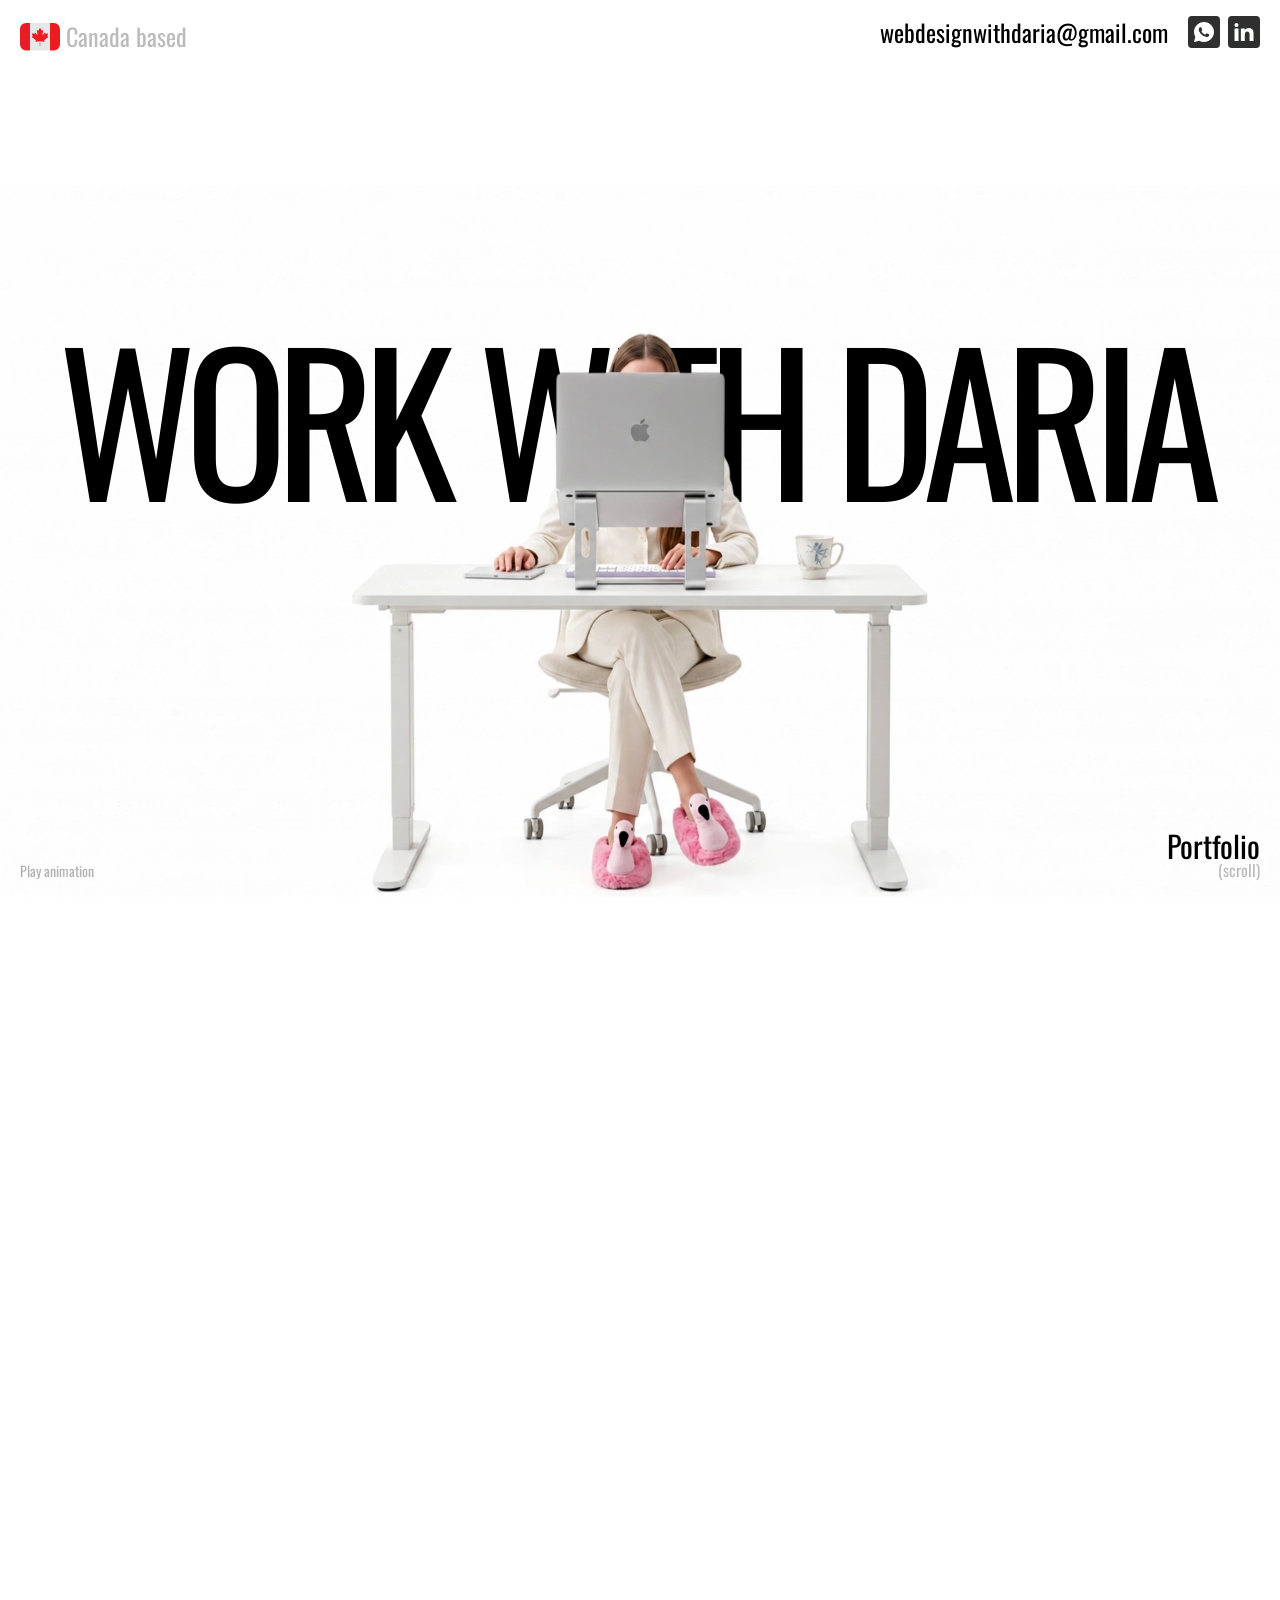
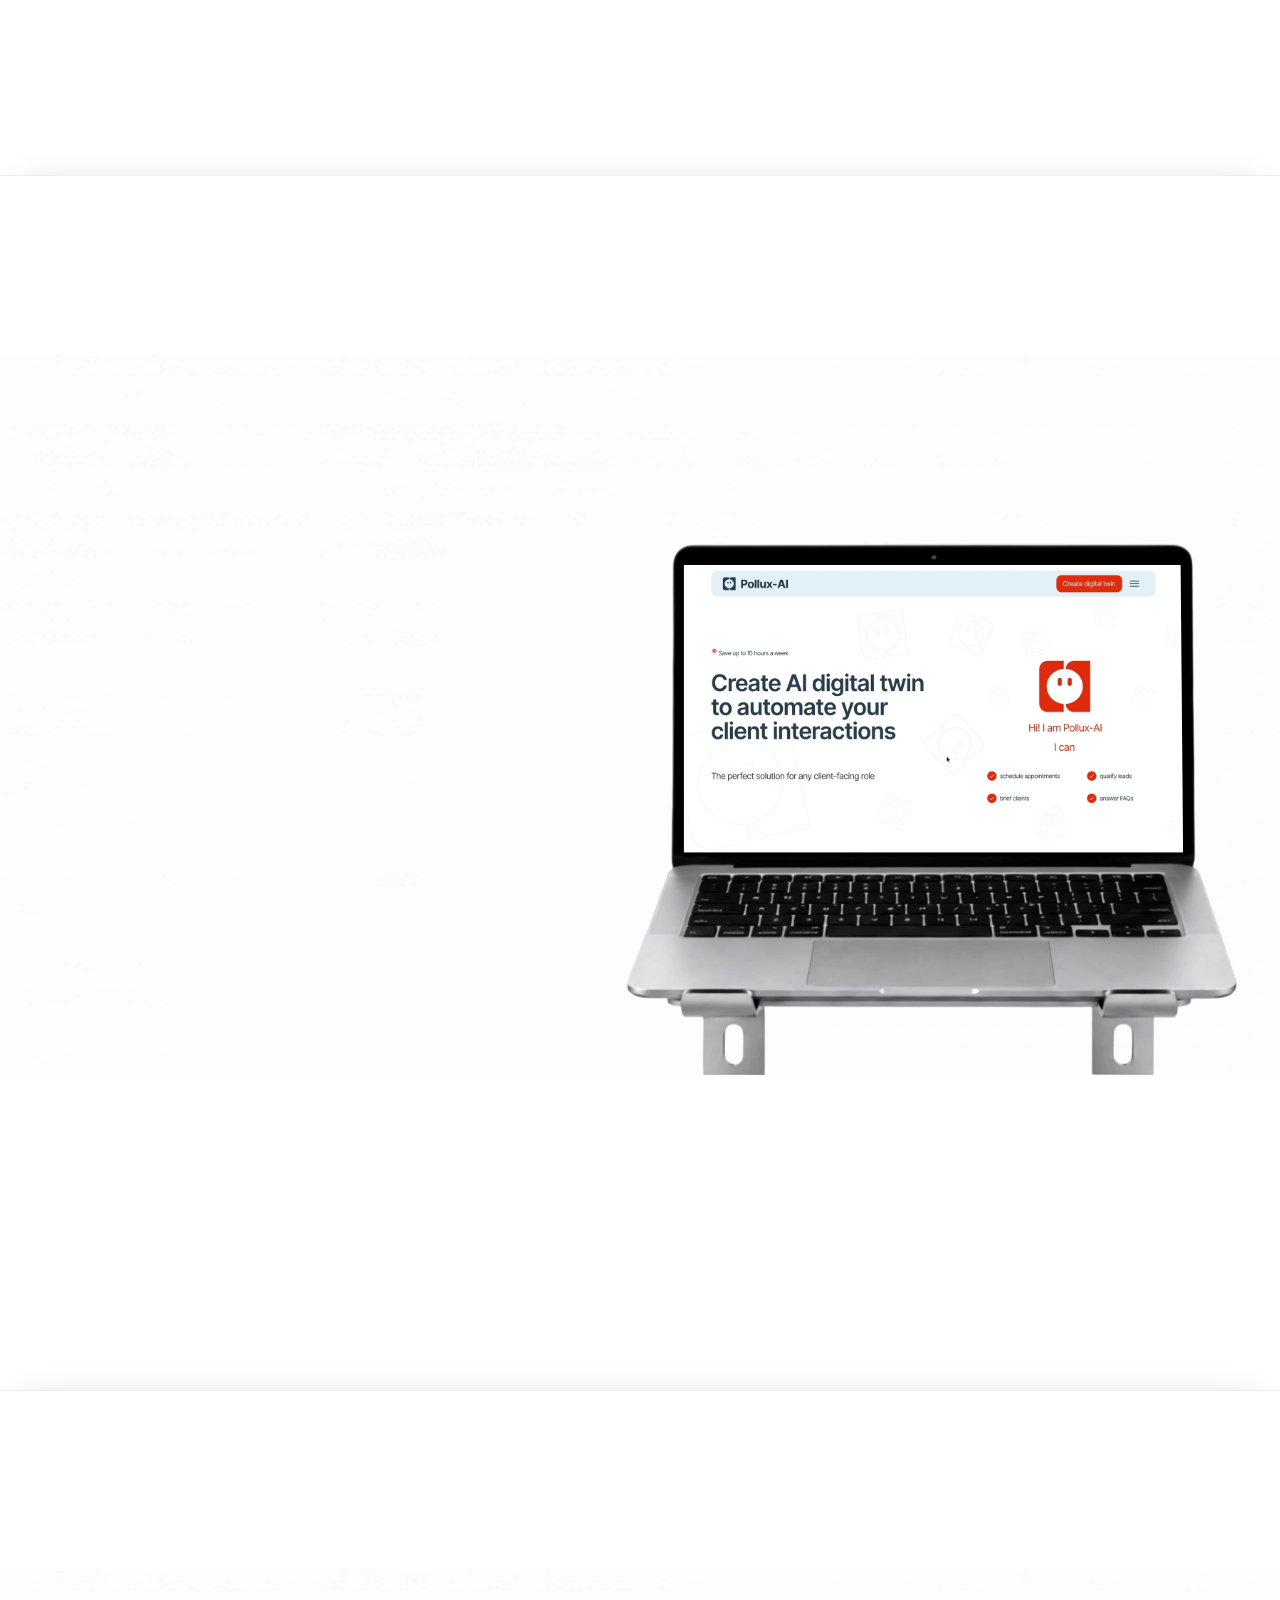
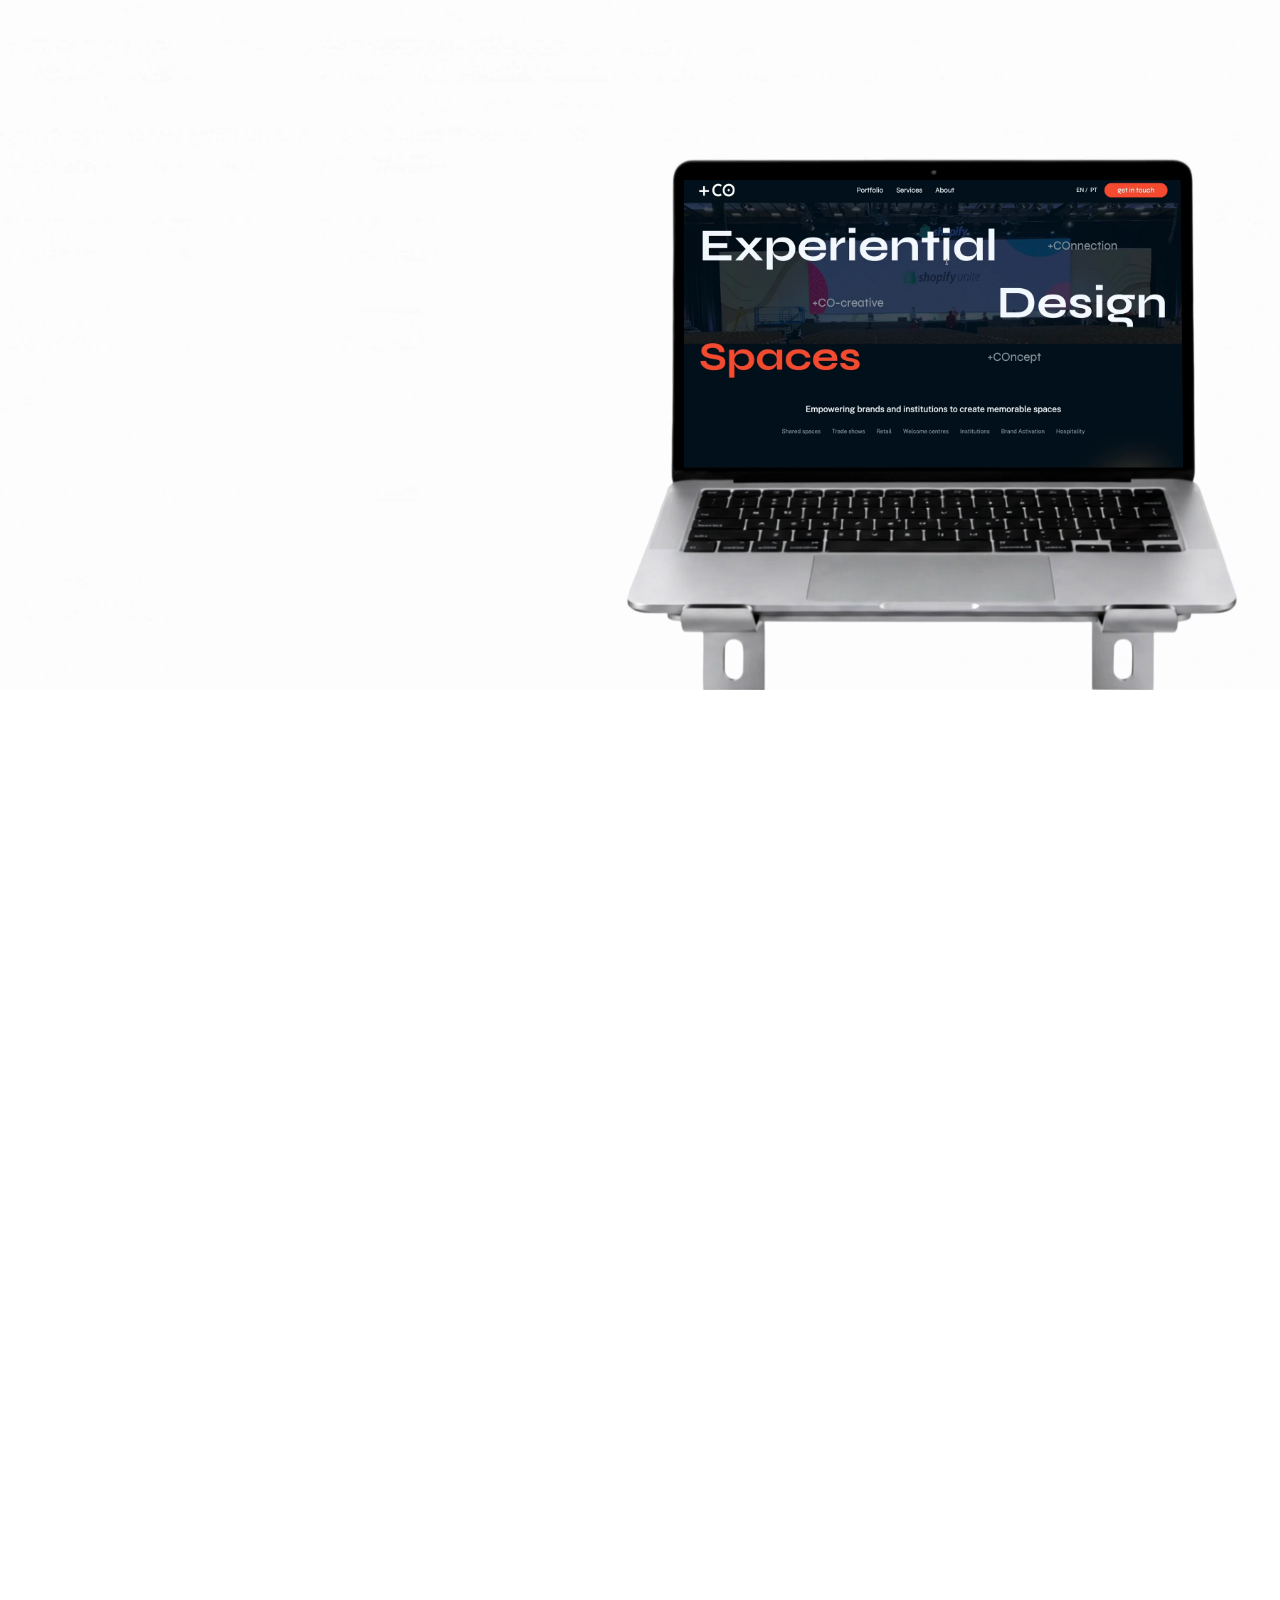
<file: index.html>
<!doctype html>
<html lang="en"><head><meta charset="utf-8"><meta name="viewport" content="width=device-width,initial-scale=1,viewport-fit=cover"><meta name="theme-color" content="#ffffff"><meta name="description" content="Daria connects marketing strategy, design, and development. Explore selected website projects and get in touch."><title>Work with Daria — Design & Development</title><link rel="preload" as="font" href="assets/oswald.ttf" type="font/ttf" crossorigin><link rel="preload" as="image" href="assets/idle-v21-poster.webp"><link rel="preload" as="image" href="assets/hero-silhouette.svg"><link rel="stylesheet" href="style.css?v=31"><script src="projects-data.js?v=24" defer></script><script src="vendor/gsap-3.13.0.min.js" defer></script><script src="text-motion.js?v=24" defer></script><script src="idle-loop.js?v=28" defer></script><script src="app.js?v=31" defer></script><link rel="icon" type="image/svg+xml" href="favicon.svg?v=1"><meta property="og:type" content="website">
<meta property="og:site_name" content="Work with Daria">
<meta property="og:title" content="Work with Daria — Design &amp; Development">
<meta property="og:description" content="I connect marketing strategy, design, and development. Explore my selected website projects.">
<meta property="og:url" content="https://portfolio.designwithdaria.com/">
<meta property="og:image" content="https://portfolio.designwithdaria.com/og-image.jpg">
<meta property="og:image:type" content="image/jpeg">
<meta property="og:image:width" content="1200">
<meta property="og:image:height" content="630">
<meta property="og:image:alt" content="Daria sitting at her desk beneath the words WORK WITH DARIA."></head><body>
<a class="skip" href="#contact">Skip to contact</a><header class="navigation" aria-label="Contact navigation"><a class="location" href="#home" aria-label="Back to opening"><picture><source media="(max-width: 1024px)" srcset="assets/canada-mobile.svg"><img src="assets/canada.svg" width="40" height="40" alt="Canada"></picture><span>Canada based</span></a><div class="nav-contact"><a class="email" href="mailto:webdesignwithdaria@gmail.com">webdesignwithdaria@gmail.com</a><div class="socials"><a class="social whatsapp" data-social="whatsapp" href="https://wa.me/message/Q2U2MUM4N4QWF1" target="_blank" rel="noopener noreferrer" aria-label="Contact Daria on WhatsApp"><img src="assets/whatsapp.svg" alt="" width="20" height="20"></a><a class="social" data-social="linkedin" href="https://www.linkedin.com/in/designwithdaria" target="_blank" rel="noopener noreferrer" aria-label="Daria on LinkedIn"><img src="assets/linkedin.svg" alt="" width="32" height="32"></a></div></div></header>
<main>
<section class="intro-section" id="home" aria-label="Opening">
 <div class="intro-pin"><div class="intro-fill" aria-hidden="true"></div><div class="hero-art artboard">
  <div class="hero-media"><img class="hero-fallback" src="assets/idle-v21-poster.webp" alt="Daria at her desk" fetchpriority="high"><video id="intro-video" muted playsinline preload="none" poster="assets/intro-v26-poster.webp" data-src="assets/intro-v26.mp4"></video><video id="idle-video" autoplay muted playsinline loop preload="auto" poster="assets/idle-v21-poster.webp" src="assets/idle-v28.mp4"></video></div>
  <div class="hero-title-layer"><h1><span>WORK</span> <span>WITH</span> <span>DARIA</span></h1></div></div><a class="scroll-cue" href="#projects">Portfolio<span>(scroll)</span></a>
  <button hidden class="idle-toggle" type="button" aria-label="Pause opening animation">Pause animation</button>
 </div>
</section>
<section class="project-stack" id="projects" aria-label="Selected projects"></section>
<section class="outro-section" aria-label="Transition to contact"><div class="outro-pin"><div class="artboard outro-art">
 <div class="outro-media"><img class="outro-fallback" src="assets/outro-hq-poster.webp" data-end="assets/outro-hq-end.webp" alt="Daria"><video id="outro-video" muted playsinline preload="none" poster="assets/outro-hq-poster.webp" data-src="assets/outro-hq.mp4"></video></div>
 <div class="desktop-contact contact-content" aria-label="Contact Daria"></div>
</div></div></section>
<section class="mobile-contact" aria-label="Contact Daria"><div class="portrait-crop"><img src="assets/portrait-mobile.png" alt="Daria" loading="lazy" width="1061" height="1414"></div><div class="contact-content"></div></section>
<div id="contact" class="contact-anchor" aria-hidden="true"></div>
</main>
<template id="contact-template"><h2>LET’S WORK<br>TOGETHER</h2><p class="availability">Open to in-house roles and agency partnerships.</p><div class="services"><p>I connect marketing strategy, design, and development.</p><ul><li>Research &amp; strategy — audience and competitor analysis, positioning, and content strategy.</li><li>Design &amp; development — UX/UI, responsive websites, and CMS.</li><li>SEO &amp; optimisation — keyword research, on-page SEO, and landing page improvements informed by feedback and campaign results.</li></ul></div><div class="contact-links"><a class="email" href="mailto:webdesignwithdaria@gmail.com">webdesignwithdaria@gmail.com</a><div class="socials"><a class="social whatsapp" data-social="whatsapp" href="https://wa.me/message/Q2U2MUM4N4QWF1" target="_blank" rel="noopener noreferrer" aria-label="Contact Daria on WhatsApp"><img src="assets/whatsapp.svg" alt="" width="20" height="20"></a><a class="social" data-social="linkedin" href="https://www.linkedin.com/in/designwithdaria" target="_blank" rel="noopener noreferrer" aria-label="Daria on LinkedIn"><img src="assets/linkedin.svg" alt="" width="32" height="32"></a></div></div></template>
<noscript><p class="noscript">Contact <a href="mailto:webdesignwithdaria@gmail.com">webdesignwithdaria@gmail.com</a>. Enable JavaScript to explore the portfolio.</p></noscript></body></html>
</file>
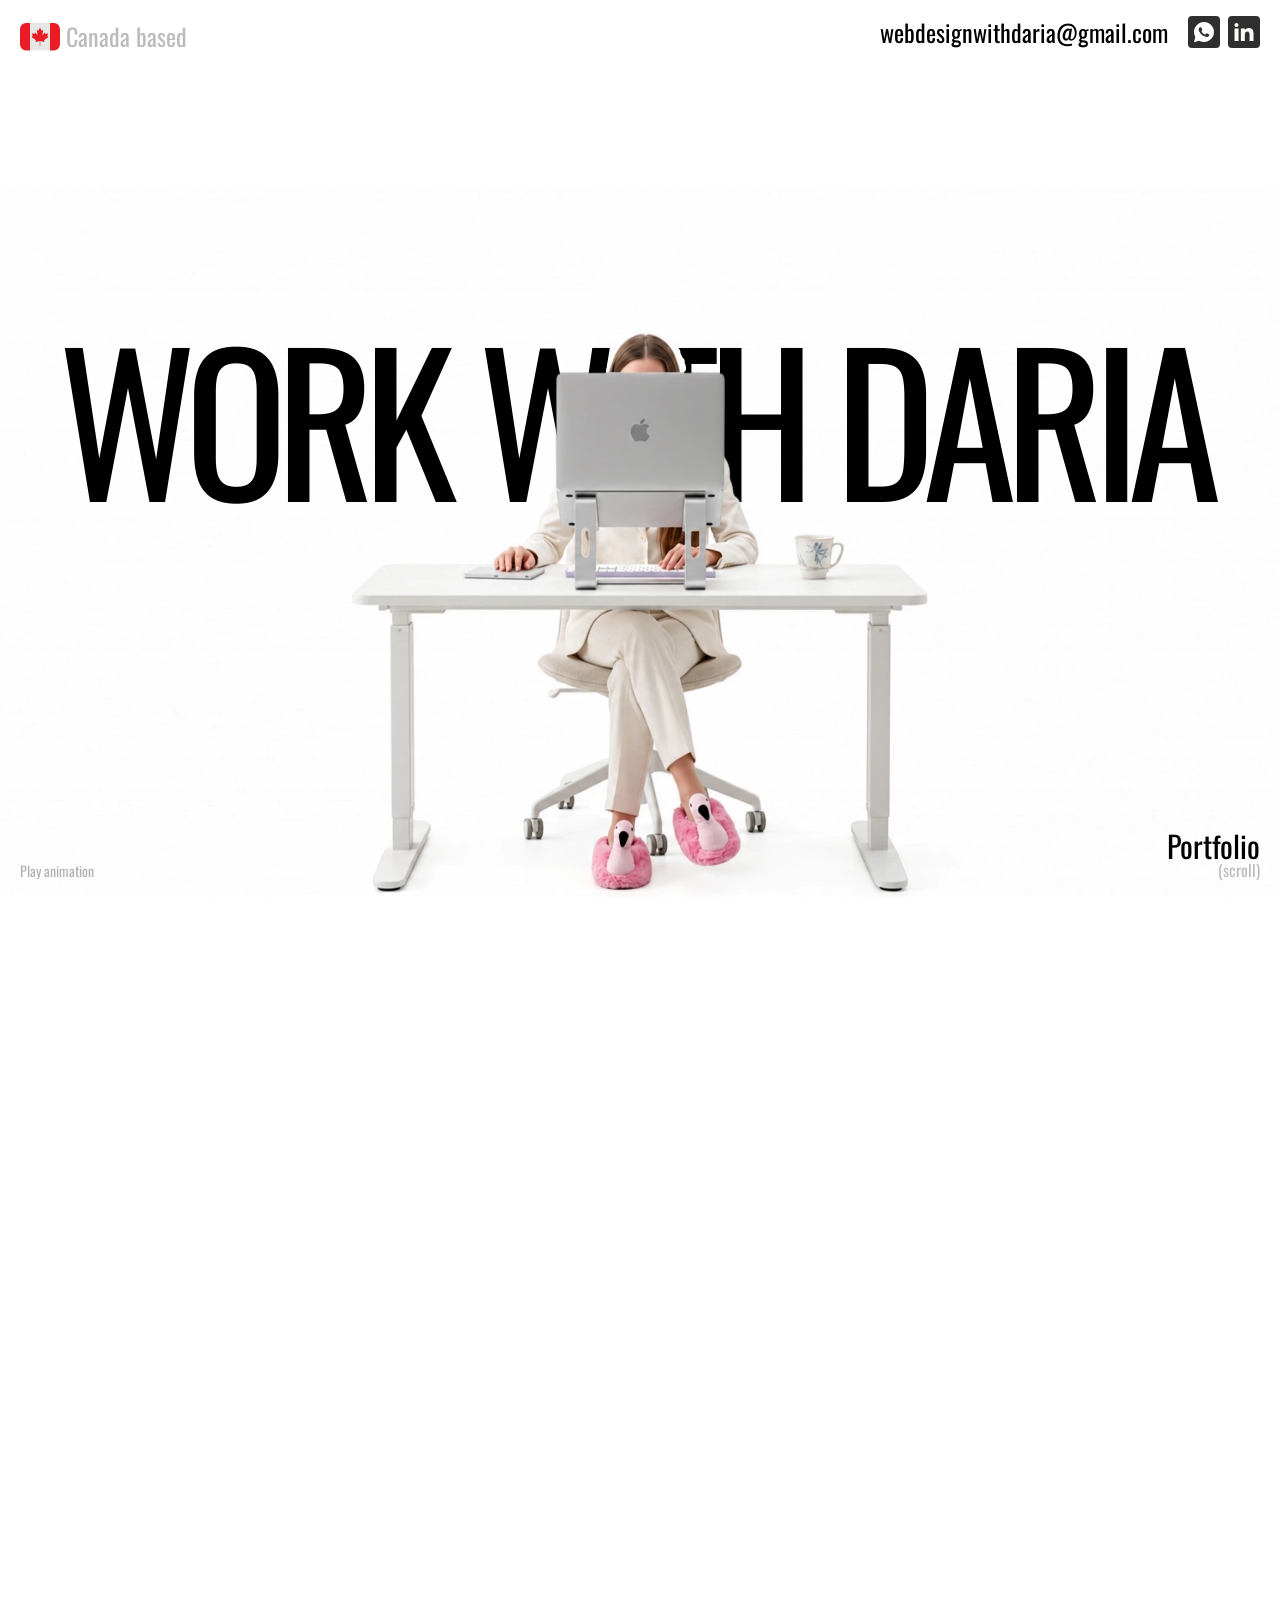
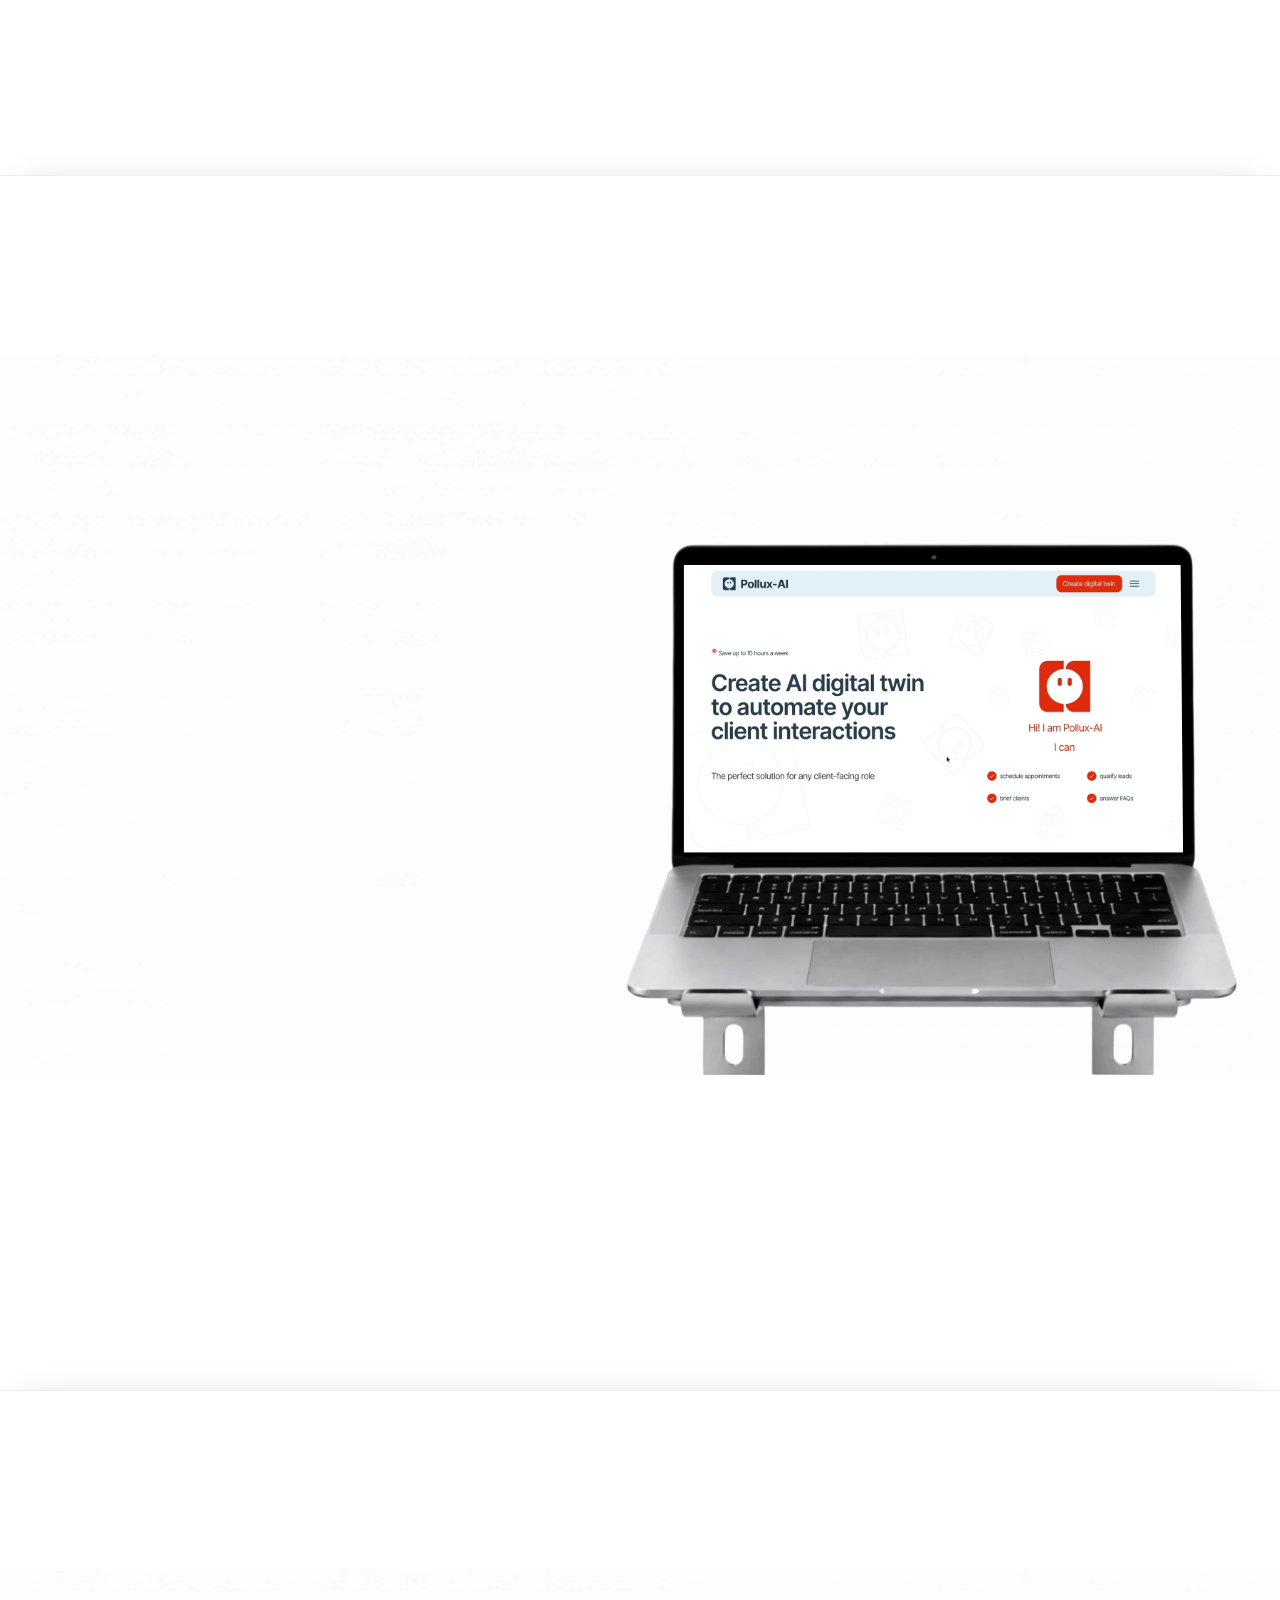
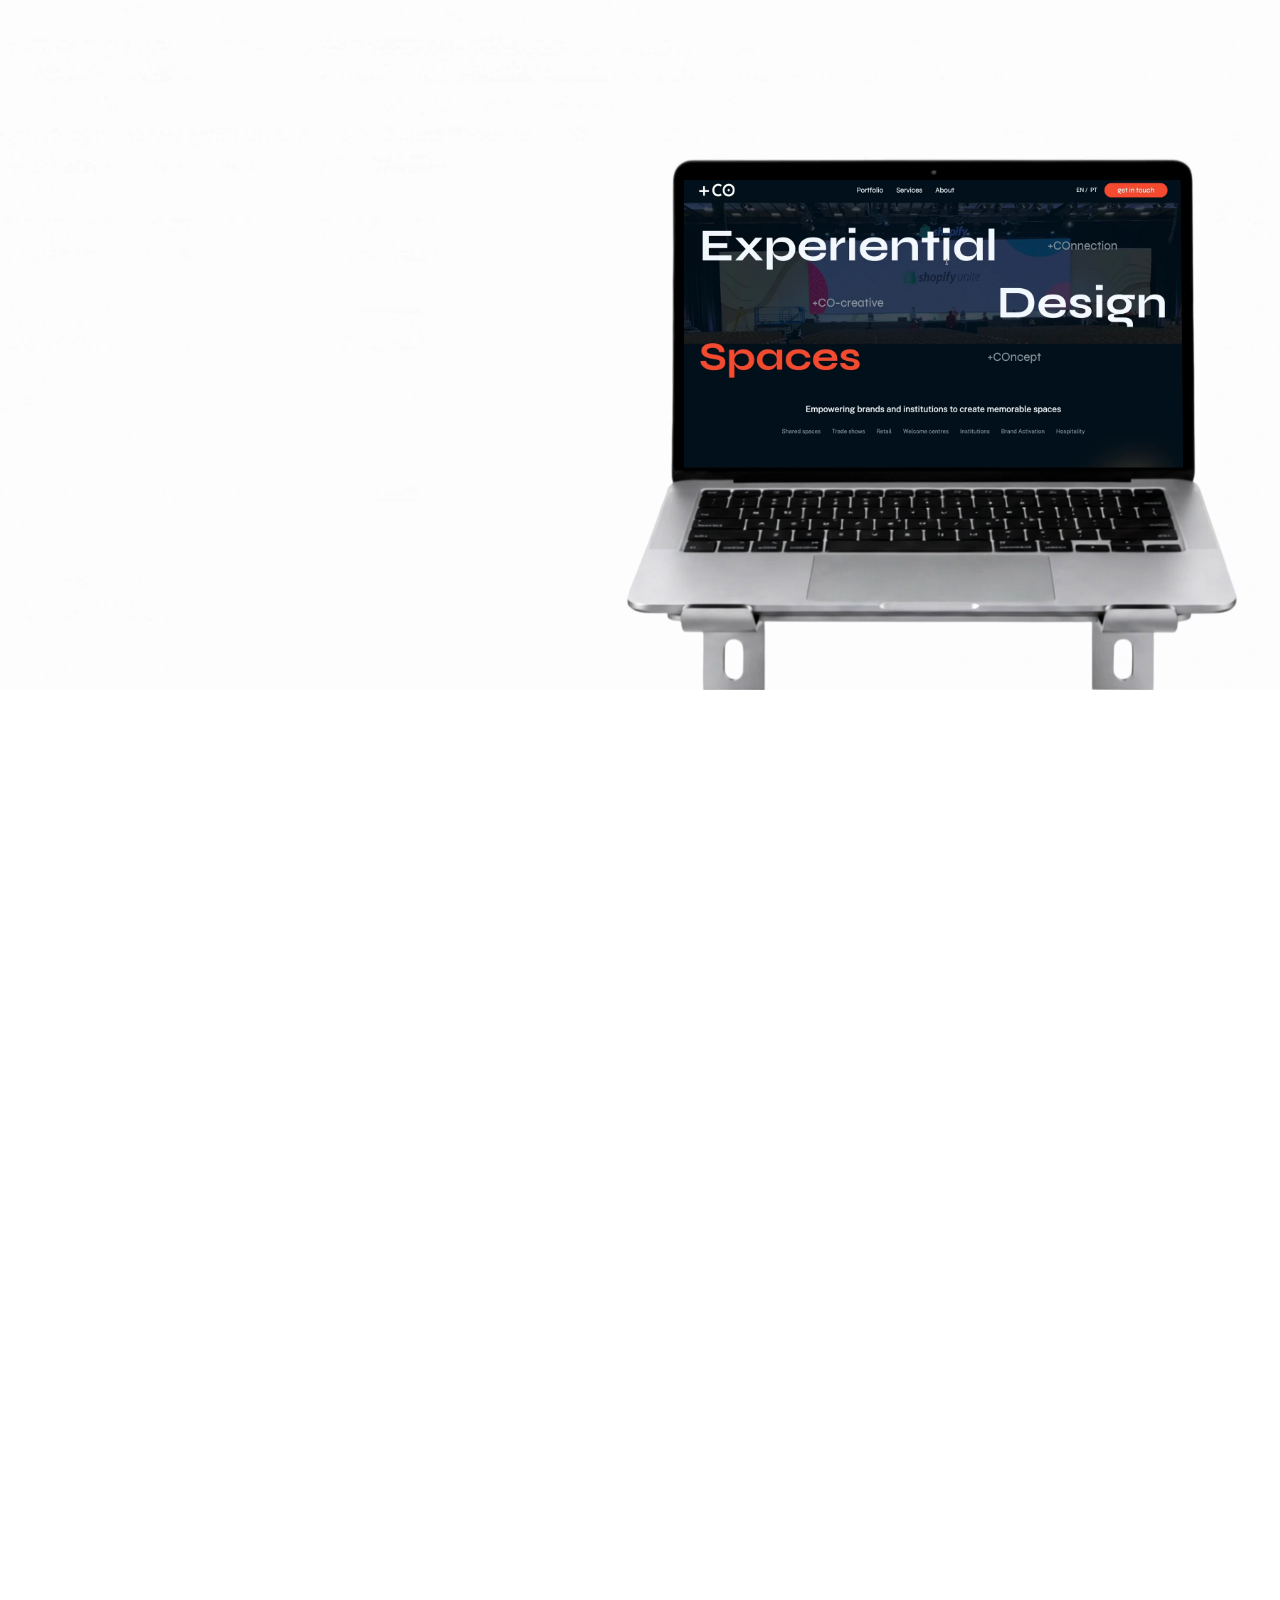
<file: codex-portfolio-final/index.html>
<!doctype html>
<html lang="en"><head><meta charset="utf-8"><meta name="viewport" content="width=device-width,initial-scale=1,viewport-fit=cover"><meta name="theme-color" content="#ffffff"><meta name="description" content="Daria connects marketing strategy, design, and development. Explore selected website projects and get in touch."><title>Work with Daria — Design & Development</title><link rel="preload" as="font" href="assets/oswald.ttf" type="font/ttf" crossorigin><link rel="preload" as="image" href="assets/idle-v21-poster.webp"><link rel="preload" as="image" href="assets/hero.png"><link rel="stylesheet" href="style.css?v=30"><script src="projects-data.js?v=24" defer></script><script src="vendor/gsap-3.13.0.min.js" defer></script><script src="text-motion.js?v=24" defer></script><script src="idle-loop.js?v=28" defer></script><script src="app.js?v=29" defer></script></head><body>
<a class="skip" href="#contact">Skip to contact</a><header class="navigation" aria-label="Contact navigation"><a class="location" href="#home" aria-label="Back to opening"><picture><source media="(max-width: 1024px)" srcset="assets/canada-mobile.svg"><img src="assets/canada.svg" width="40" height="40" alt="Canada"></picture><span>Canada based</span></a><div class="nav-contact"><a class="email" href="mailto:webdesignwithdaria@gmail.com">webdesignwithdaria@gmail.com</a><div class="socials"><a class="social whatsapp" data-social="whatsapp" href="https://wa.me/message/Q2U2MUM4N4QWF1" target="_blank" rel="noopener noreferrer" aria-label="Contact Daria on WhatsApp"><img src="assets/whatsapp.svg" alt="" width="20" height="20"></a><a class="social" data-social="linkedin" href="https://www.linkedin.com/in/designwithdaria" target="_blank" rel="noopener noreferrer" aria-label="Daria on LinkedIn"><img src="assets/linkedin.svg" alt="" width="32" height="32"></a></div></div></header>
<main>
<section class="intro-section" id="home" aria-label="Opening">
 <div class="intro-pin"><div class="intro-fill" aria-hidden="true"></div><div class="hero-art artboard">
  <div class="hero-media"><img class="hero-fallback" src="assets/idle-v21-poster.webp" alt="Daria at her desk" fetchpriority="high"><video id="intro-video" muted playsinline preload="none" poster="assets/intro-v26-poster.webp" data-src="assets/intro-v26.mp4"></video><video id="idle-video" autoplay muted playsinline loop preload="auto" poster="assets/idle-v21-poster.webp" src="assets/idle-v28.mp4"></video></div>
  <div class="hero-title-layer"><div class="hero-head-mask"><h1><span>WORK</span> <span>WITH</span> <span>DARIA</span></h1></div></div></div><a class="scroll-cue" href="#projects">Portfolio<span>(scroll)</span></a>
  <button hidden class="idle-toggle" type="button" aria-label="Pause opening animation">Pause animation</button>
 </div>
</section>
<section class="project-stack" id="projects" aria-label="Selected projects"></section>
<section class="outro-section" aria-label="Transition to contact"><div class="outro-pin"><div class="artboard outro-art">
 <div class="outro-media"><img class="outro-fallback" src="assets/outro-hq-poster.webp" data-end="assets/outro-hq-end.webp" alt="Daria"><video id="outro-video" muted playsinline preload="none" poster="assets/outro-hq-poster.webp" data-src="assets/outro-hq.mp4"></video></div>
 <div class="desktop-contact contact-content" aria-label="Contact Daria"></div>
</div></div></section>
<section class="mobile-contact" aria-label="Contact Daria"><div class="portrait-crop"><img src="assets/portrait-mobile.png" alt="Daria" loading="lazy" width="1061" height="1414"></div><div class="contact-content"></div></section>
<div id="contact" class="contact-anchor" aria-hidden="true"></div>
</main>
<template id="contact-template"><h2>LET’S WORK<br>TOGETHER</h2><p class="availability">Open to in-house roles and agency partnerships.</p><div class="services"><p>I connect marketing strategy, design, and development.</p><ul><li>Research &amp; strategy — audience and competitor analysis, positioning, and content strategy.</li><li>Design &amp; development — UX/UI, responsive websites, and CMS.</li><li>SEO &amp; optimisation — keyword research, on-page SEO, and landing page improvements informed by feedback and campaign results.</li></ul></div><div class="contact-links"><a class="email" href="mailto:webdesignwithdaria@gmail.com">webdesignwithdaria@gmail.com</a><div class="socials"><a class="social whatsapp" data-social="whatsapp" href="https://wa.me/message/Q2U2MUM4N4QWF1" target="_blank" rel="noopener noreferrer" aria-label="Contact Daria on WhatsApp"><img src="assets/whatsapp.svg" alt="" width="20" height="20"></a><a class="social" data-social="linkedin" href="https://www.linkedin.com/in/designwithdaria" target="_blank" rel="noopener noreferrer" aria-label="Daria on LinkedIn"><img src="assets/linkedin.svg" alt="" width="32" height="32"></a></div></div></template>
<noscript><p class="noscript">Contact <a href="mailto:webdesignwithdaria@gmail.com">webdesignwithdaria@gmail.com</a>. Enable JavaScript to explore the portfolio.</p></noscript></body></html>
</file>
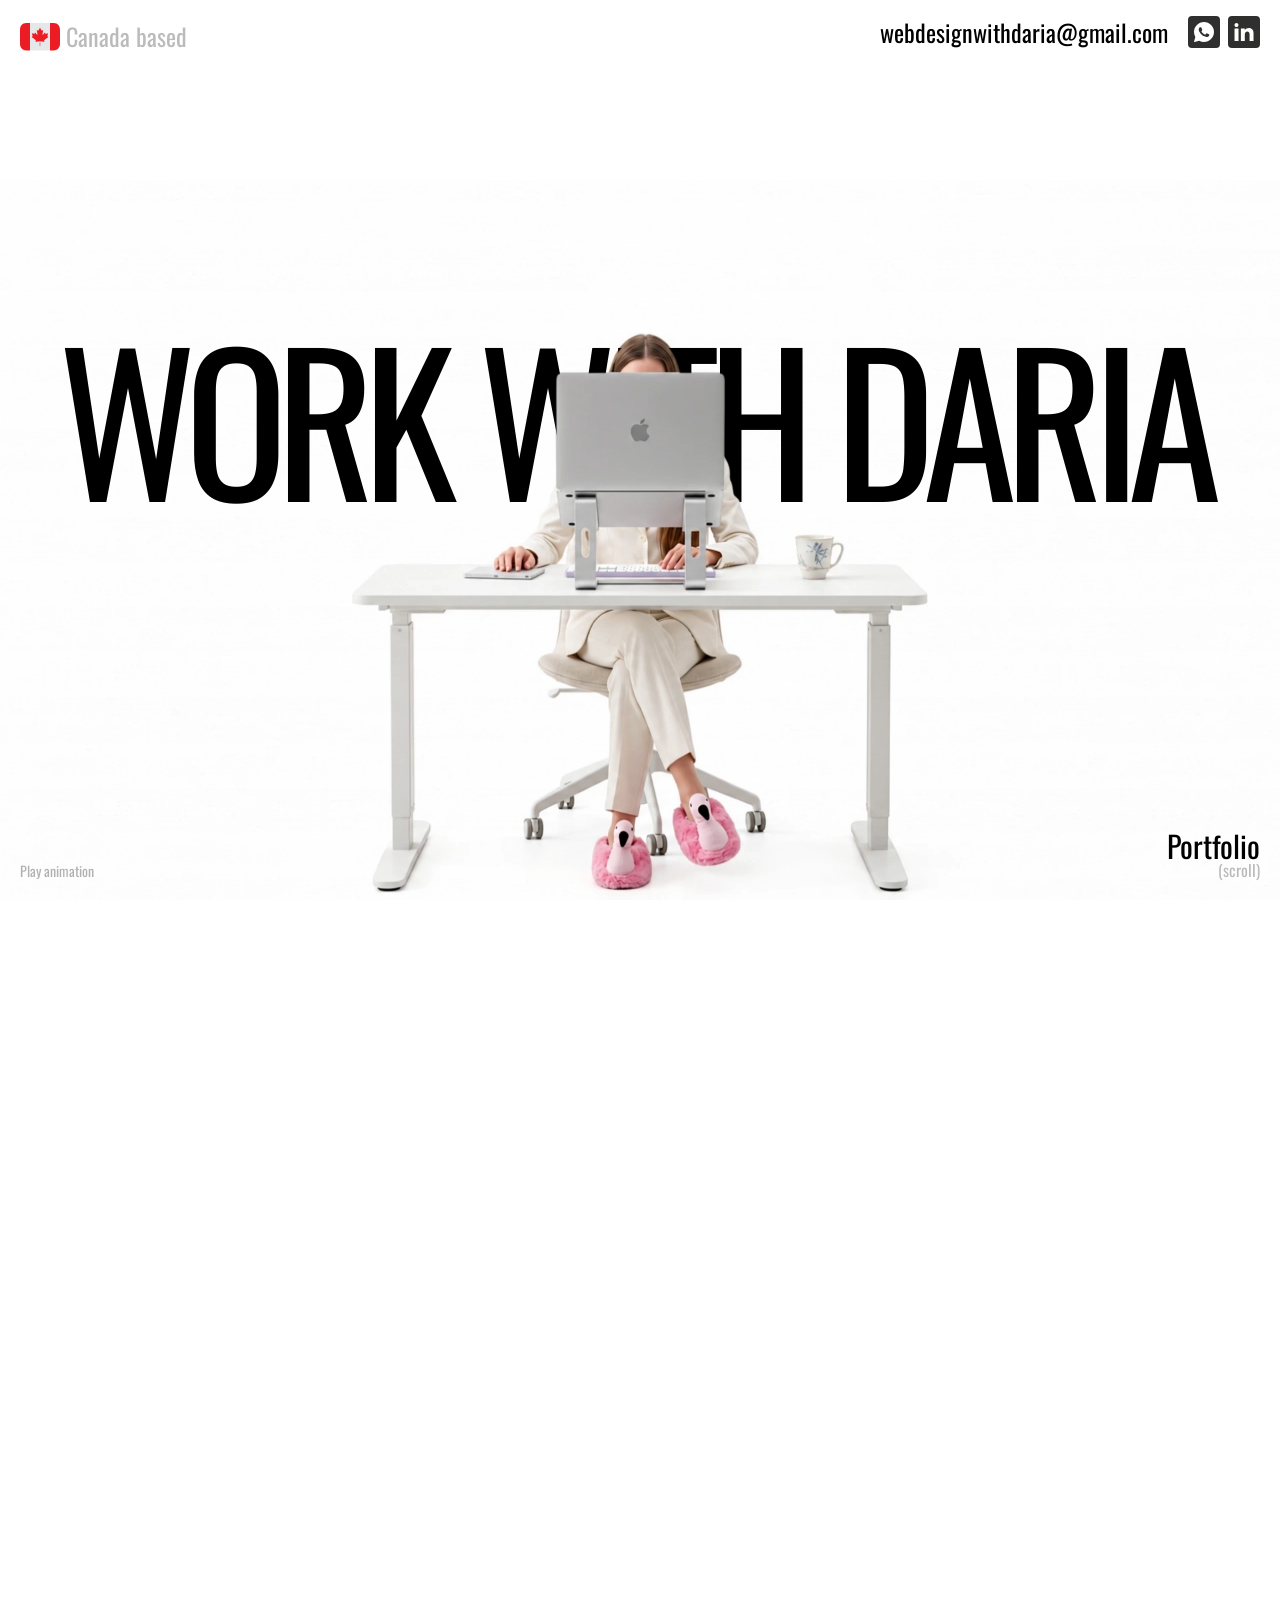
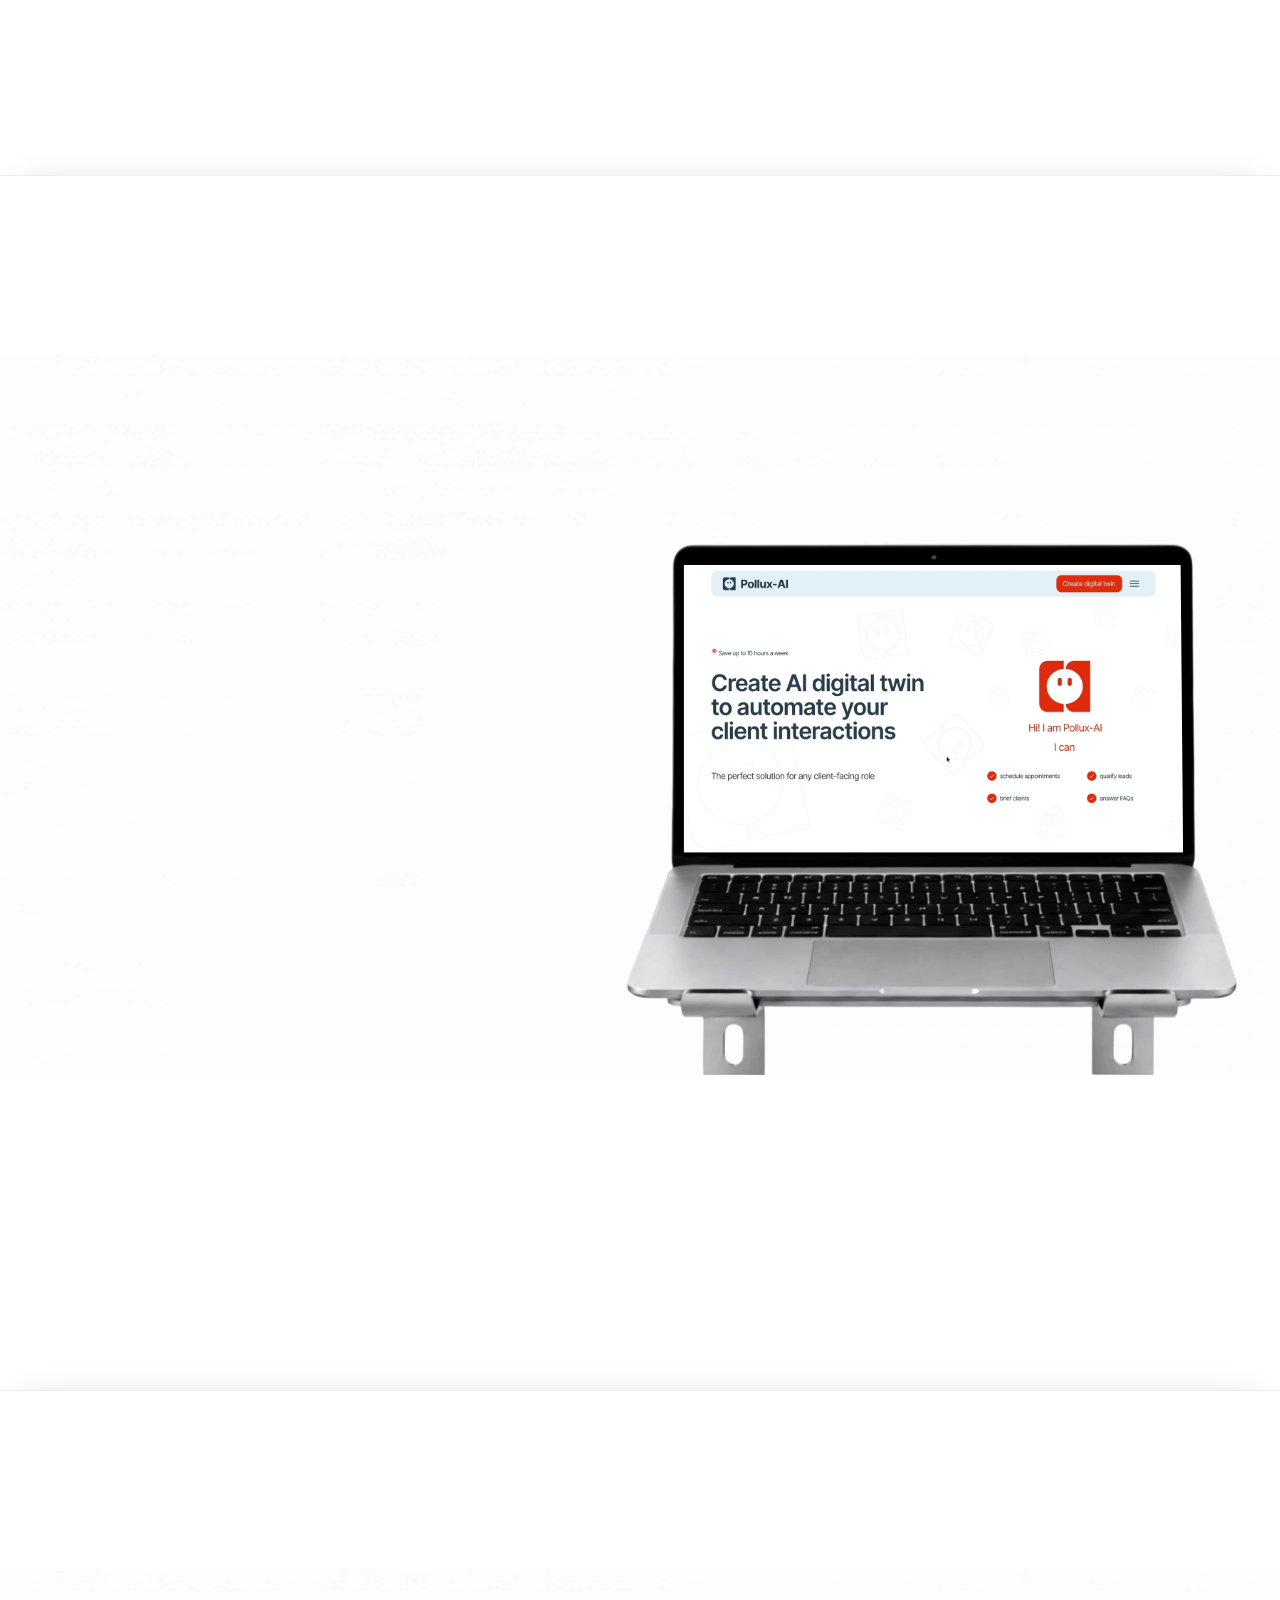
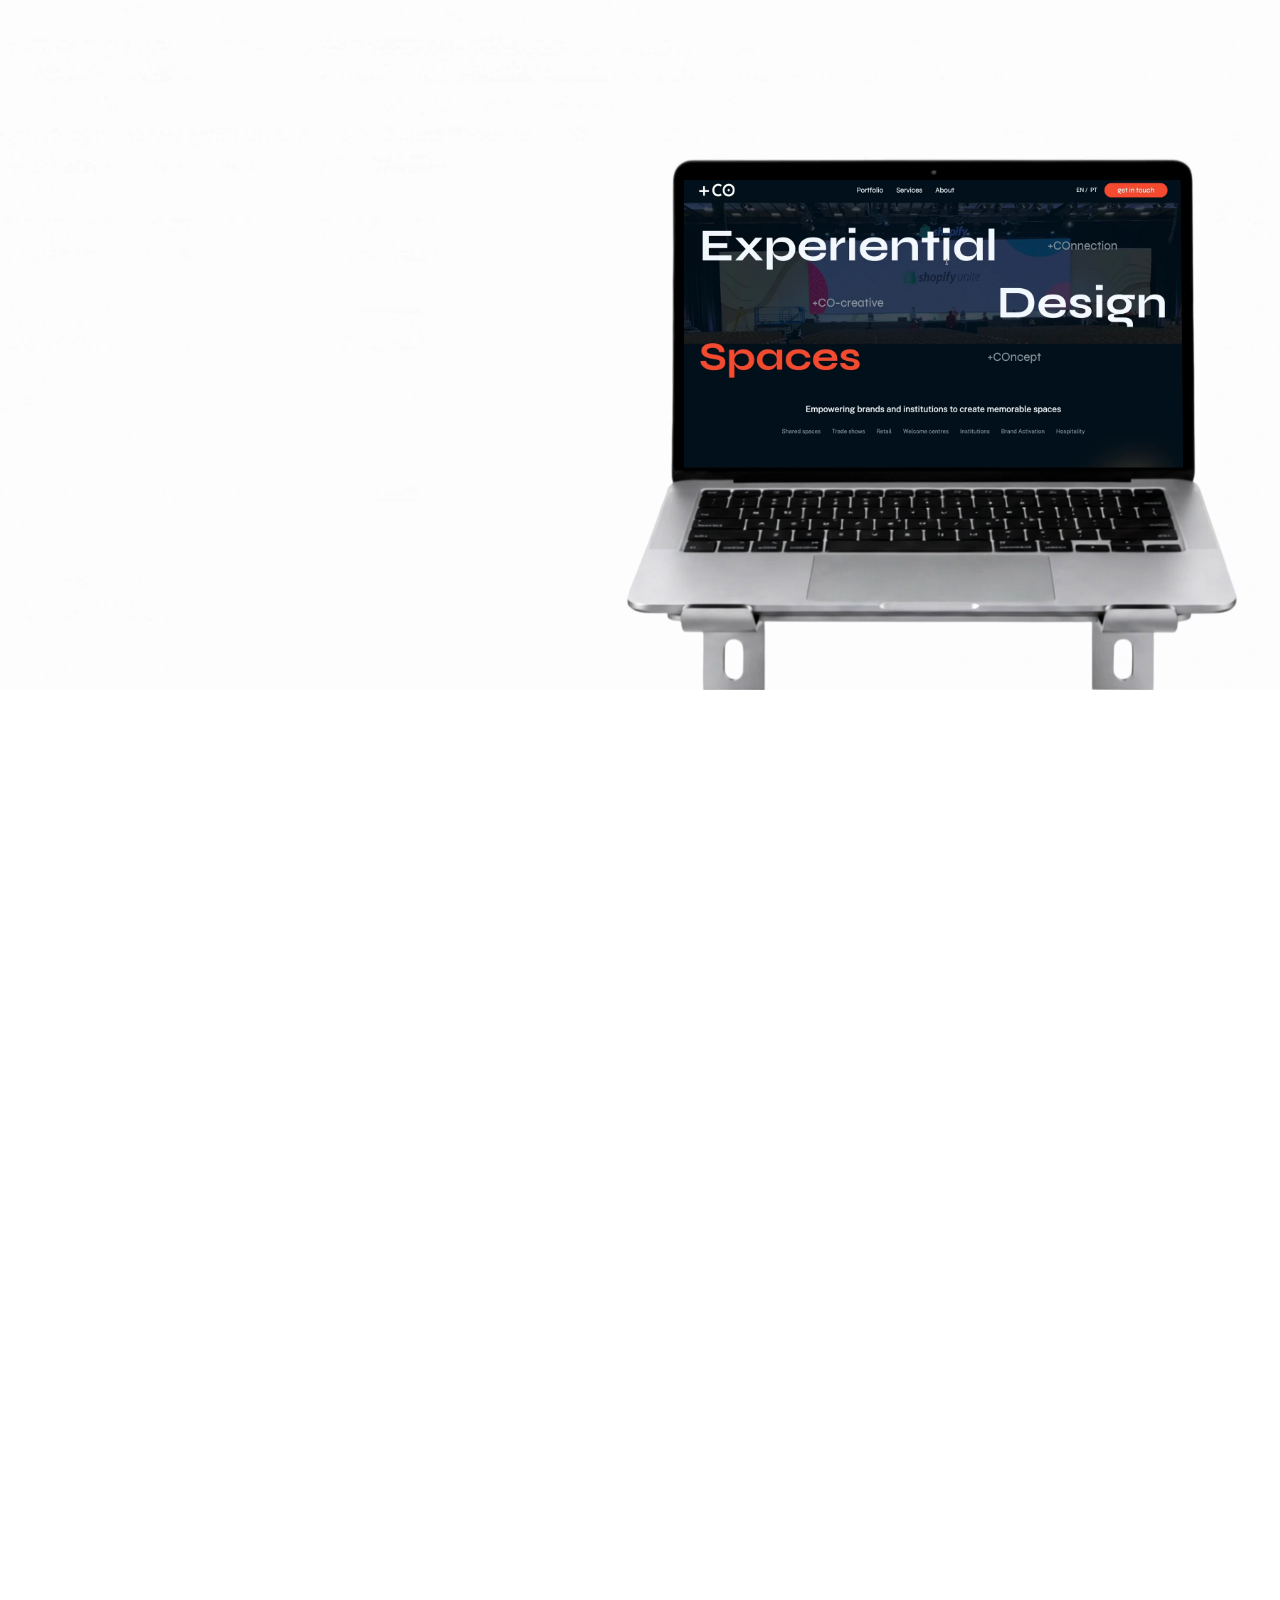
<file: codex-portfolio/index.html>
<!doctype html>
<html lang="en"><head><meta charset="utf-8"><meta name="viewport" content="width=device-width,initial-scale=1,viewport-fit=cover"><meta name="theme-color" content="#ffffff"><meta name="description" content="Daria connects marketing strategy, design, and development. Explore selected website projects and get in touch."><title>Work with Daria — Design & Development</title><link rel="preload" as="font" href="assets/oswald.ttf" type="font/ttf" crossorigin><link rel="preload" as="image" href="assets/idle-v21-poster.webp"><link rel="preload" as="image" href="assets/hero.png"><link rel="stylesheet" href="style.css?v=29.1"><script src="projects-data.js?v=24" defer></script><script src="vendor/gsap-3.13.0.min.js" defer></script><script src="text-motion.js?v=24" defer></script><script src="idle-loop.js?v=28" defer></script><script src="app.js?v=29" defer></script></head><body>
<a class="skip" href="#contact">Skip to contact</a><header class="navigation" aria-label="Contact navigation"><a class="location" href="#home" aria-label="Back to opening"><picture><source media="(max-width: 1024px)" srcset="assets/canada-mobile.svg"><img src="assets/canada.svg" width="40" height="40" alt="Canada"></picture><span>Canada based</span></a><div class="nav-contact"><a class="email" href="mailto:webdesignwithdaria@gmail.com">webdesignwithdaria@gmail.com</a><div class="socials"><a class="social whatsapp" data-social="whatsapp" href="https://wa.me/message/Q2U2MUM4N4QWF1" target="_blank" rel="noopener noreferrer" aria-label="Contact Daria on WhatsApp"><img src="assets/whatsapp.svg" alt="" width="20" height="20"></a><a class="social" data-social="linkedin" href="https://www.linkedin.com/in/designwithdaria" target="_blank" rel="noopener noreferrer" aria-label="Daria on LinkedIn"><img src="assets/linkedin.svg" alt="" width="32" height="32"></a></div></div></header>
<main>
<section class="intro-section" id="home" aria-label="Opening">
 <div class="intro-pin"><div class="intro-fill" aria-hidden="true"></div><div class="hero-art artboard">
  <div class="hero-media"><img class="hero-fallback" src="assets/idle-v21-poster.webp" alt="Daria at her desk" fetchpriority="high"><video id="intro-video" muted playsinline preload="none" poster="assets/intro-v26-poster.webp" data-src="assets/intro-v26.mp4"></video><video id="idle-video" autoplay muted playsinline loop preload="auto" poster="assets/idle-v21-poster.webp" src="assets/idle-v28.mp4"></video></div>
  <div class="hero-title-layer"><h1><span>WORK</span> <span>WITH</span> <span>DARIA</span></h1></div></div><a class="scroll-cue" href="#projects">Portfolio<span>(scroll)</span></a>
  <button hidden class="idle-toggle" type="button" aria-label="Pause opening animation">Pause animation</button>
 </div>
</section>
<section class="project-stack" id="projects" aria-label="Selected projects"></section>
<section class="outro-section" aria-label="Transition to contact"><div class="outro-pin"><div class="artboard outro-art">
 <div class="outro-media"><img class="outro-fallback" src="assets/outro-hq-poster.webp" data-end="assets/outro-hq-end.webp" alt="Daria"><video id="outro-video" muted playsinline preload="none" poster="assets/outro-hq-poster.webp" data-src="assets/outro-hq.mp4"></video></div>
 <div class="desktop-contact contact-content" aria-label="Contact Daria"></div>
</div></div></section>
<section class="mobile-contact" aria-label="Contact Daria"><div class="portrait-crop"><img src="assets/portrait-mobile.png" alt="Daria" loading="lazy" width="1061" height="1414"></div><div class="contact-content"></div></section>
<div id="contact" class="contact-anchor" aria-hidden="true"></div>
</main>
<template id="contact-template"><h2>LET’S WORK<br>TOGETHER</h2><p class="availability">Open to in-house roles and agency partnerships.</p><div class="services"><p>I connect marketing strategy, design, and development.</p><ul><li>Research &amp; strategy — audience and competitor analysis, positioning, and content strategy.</li><li>Design &amp; development — UX/UI, responsive websites, and CMS.</li><li>SEO &amp; optimisation — keyword research, on-page SEO, and landing page improvements informed by feedback and campaign results.</li></ul></div><div class="contact-links"><a class="email" href="mailto:webdesignwithdaria@gmail.com">webdesignwithdaria@gmail.com</a><div class="socials"><a class="social whatsapp" data-social="whatsapp" href="https://wa.me/message/Q2U2MUM4N4QWF1" target="_blank" rel="noopener noreferrer" aria-label="Contact Daria on WhatsApp"><img src="assets/whatsapp.svg" alt="" width="20" height="20"></a><a class="social" data-social="linkedin" href="https://www.linkedin.com/in/designwithdaria" target="_blank" rel="noopener noreferrer" aria-label="Daria on LinkedIn"><img src="assets/linkedin.svg" alt="" width="32" height="32"></a></div></div></template>
<noscript><p class="noscript">Contact <a href="mailto:webdesignwithdaria@gmail.com">webdesignwithdaria@gmail.com</a>. Enable JavaScript to explore the portfolio.</p></noscript></body></html>
</file>
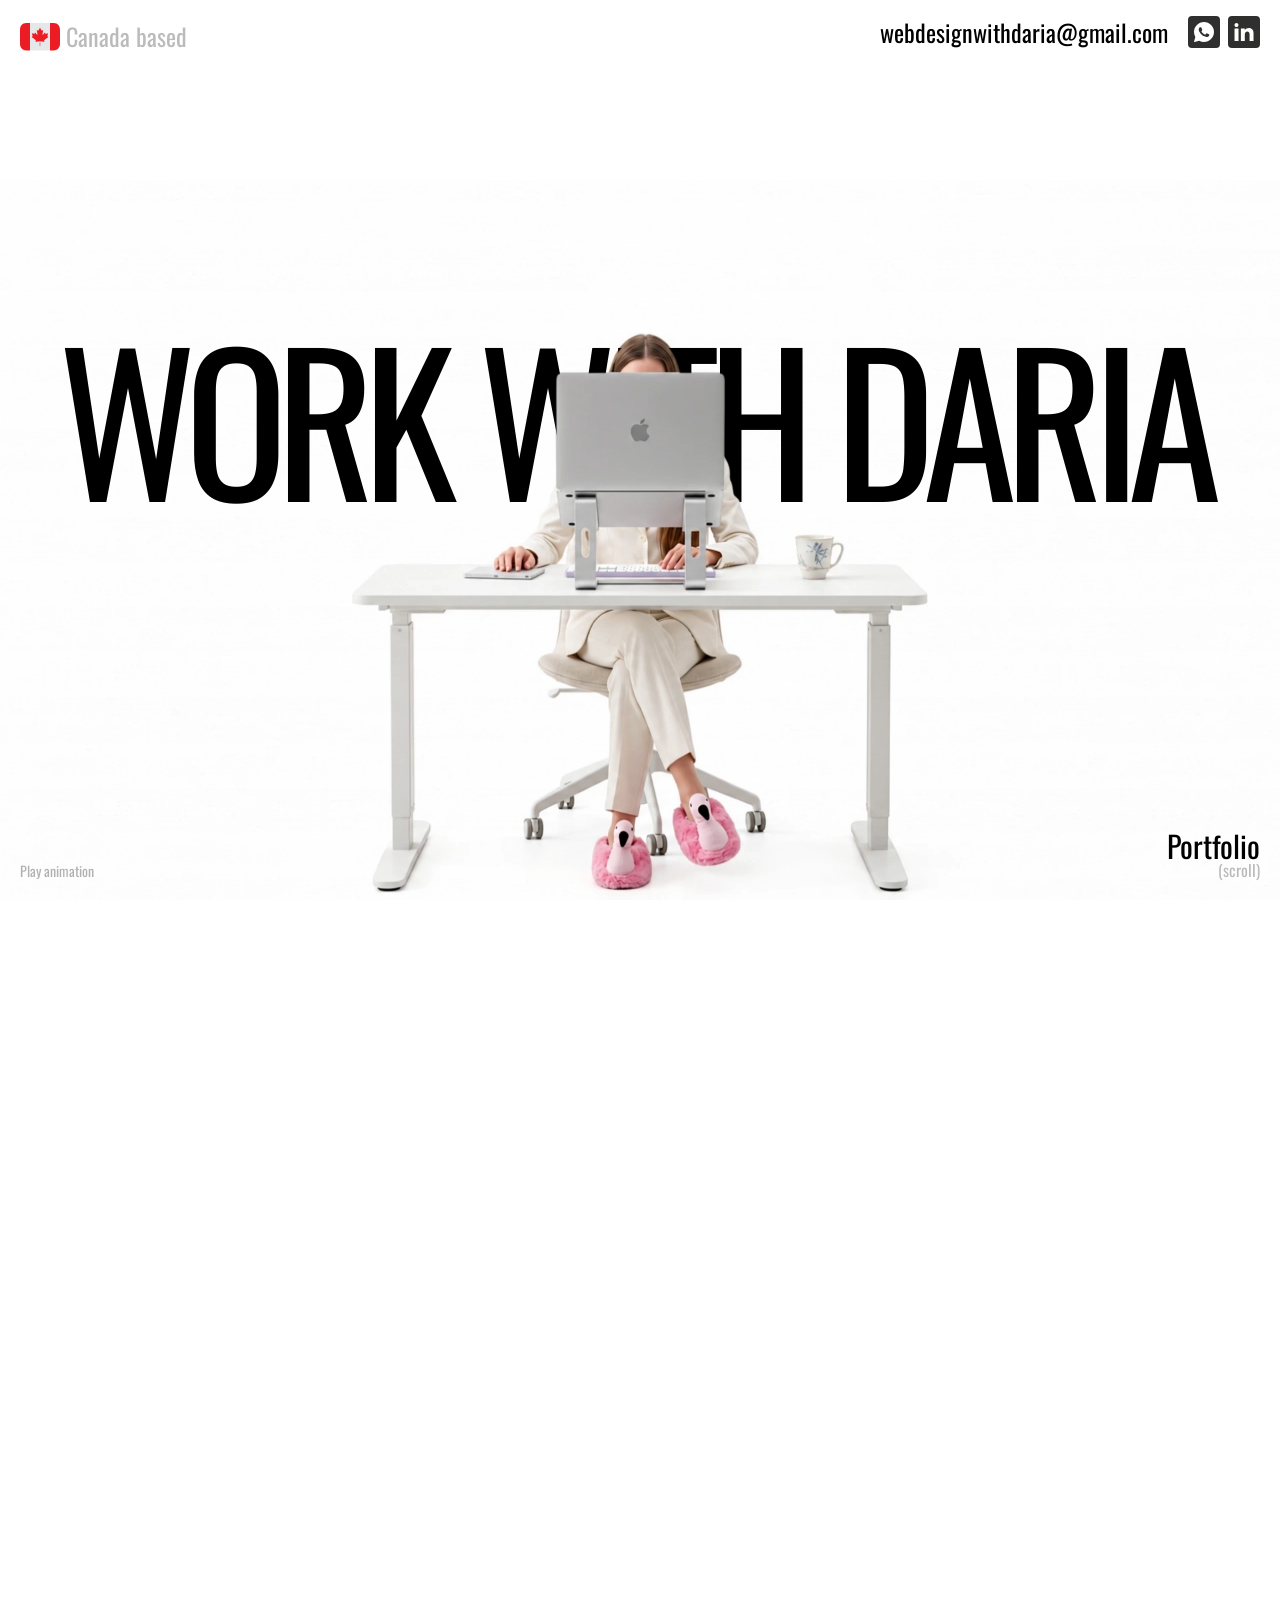
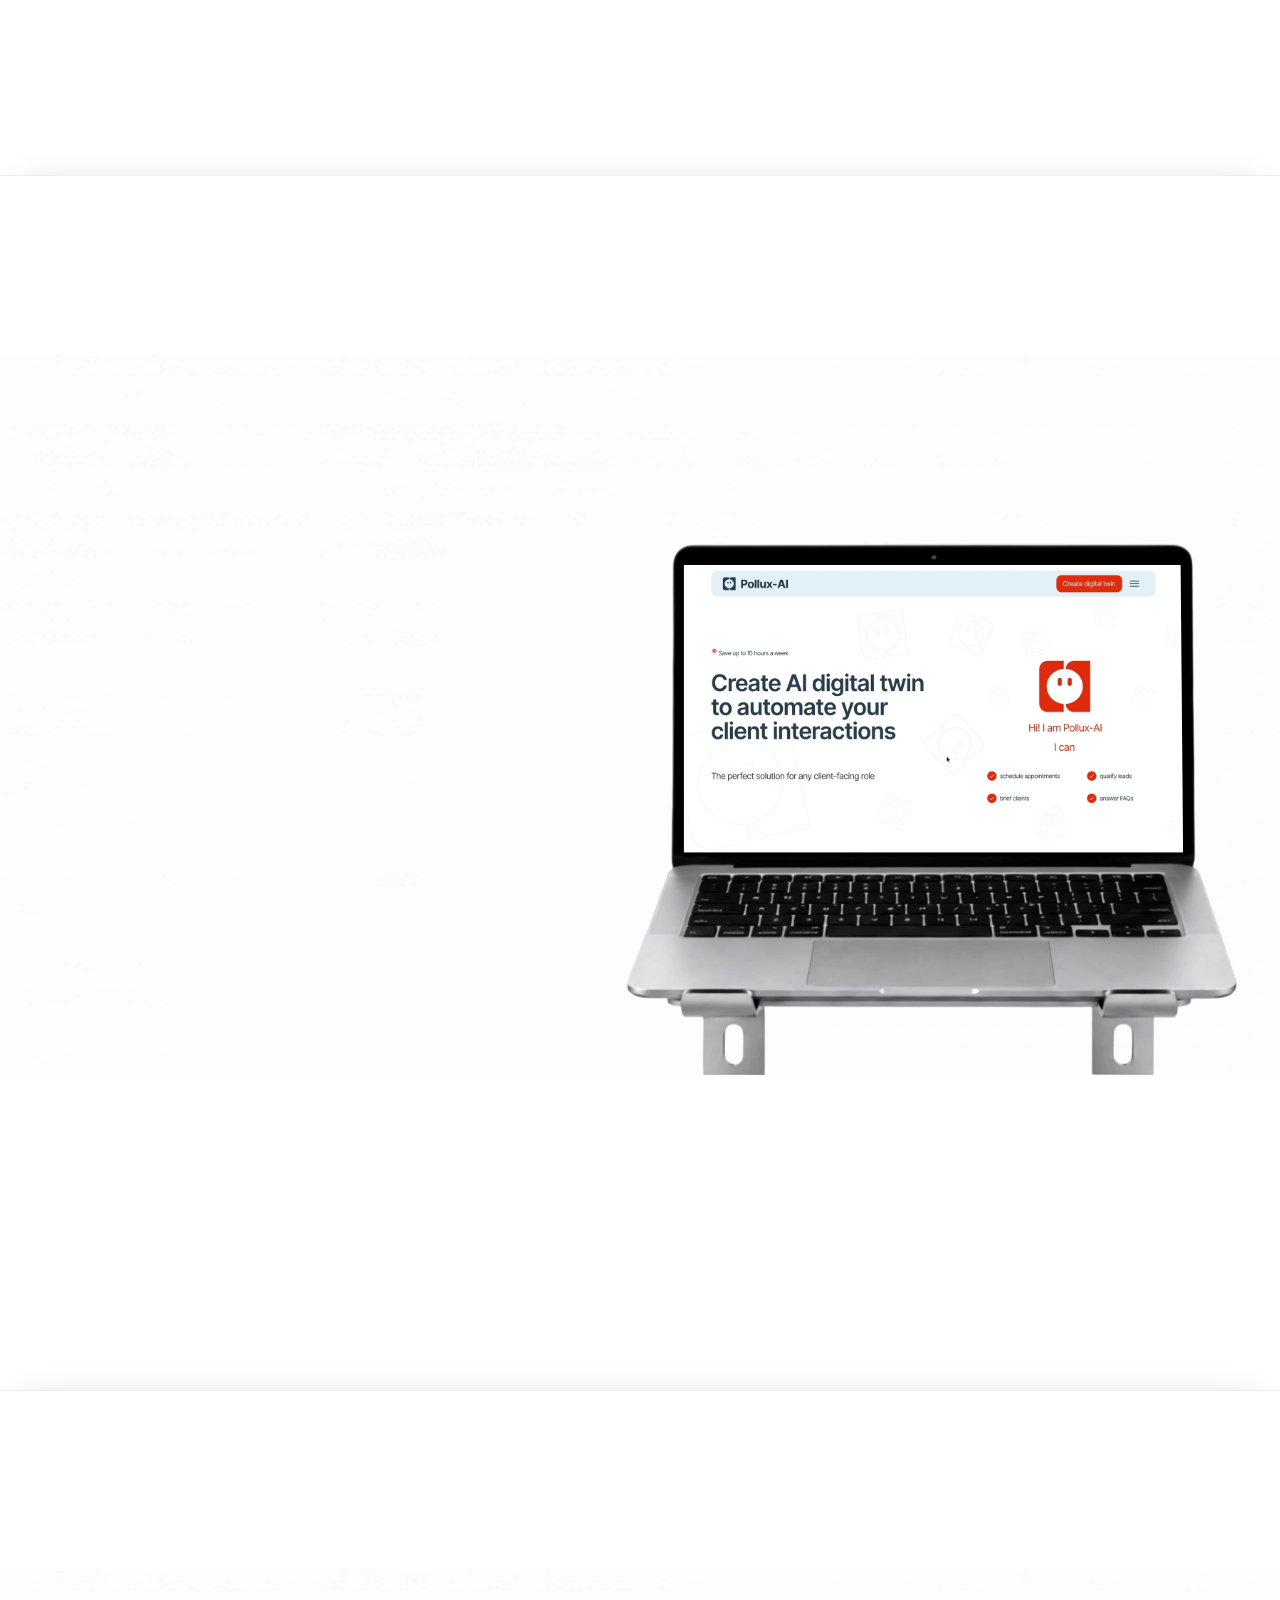
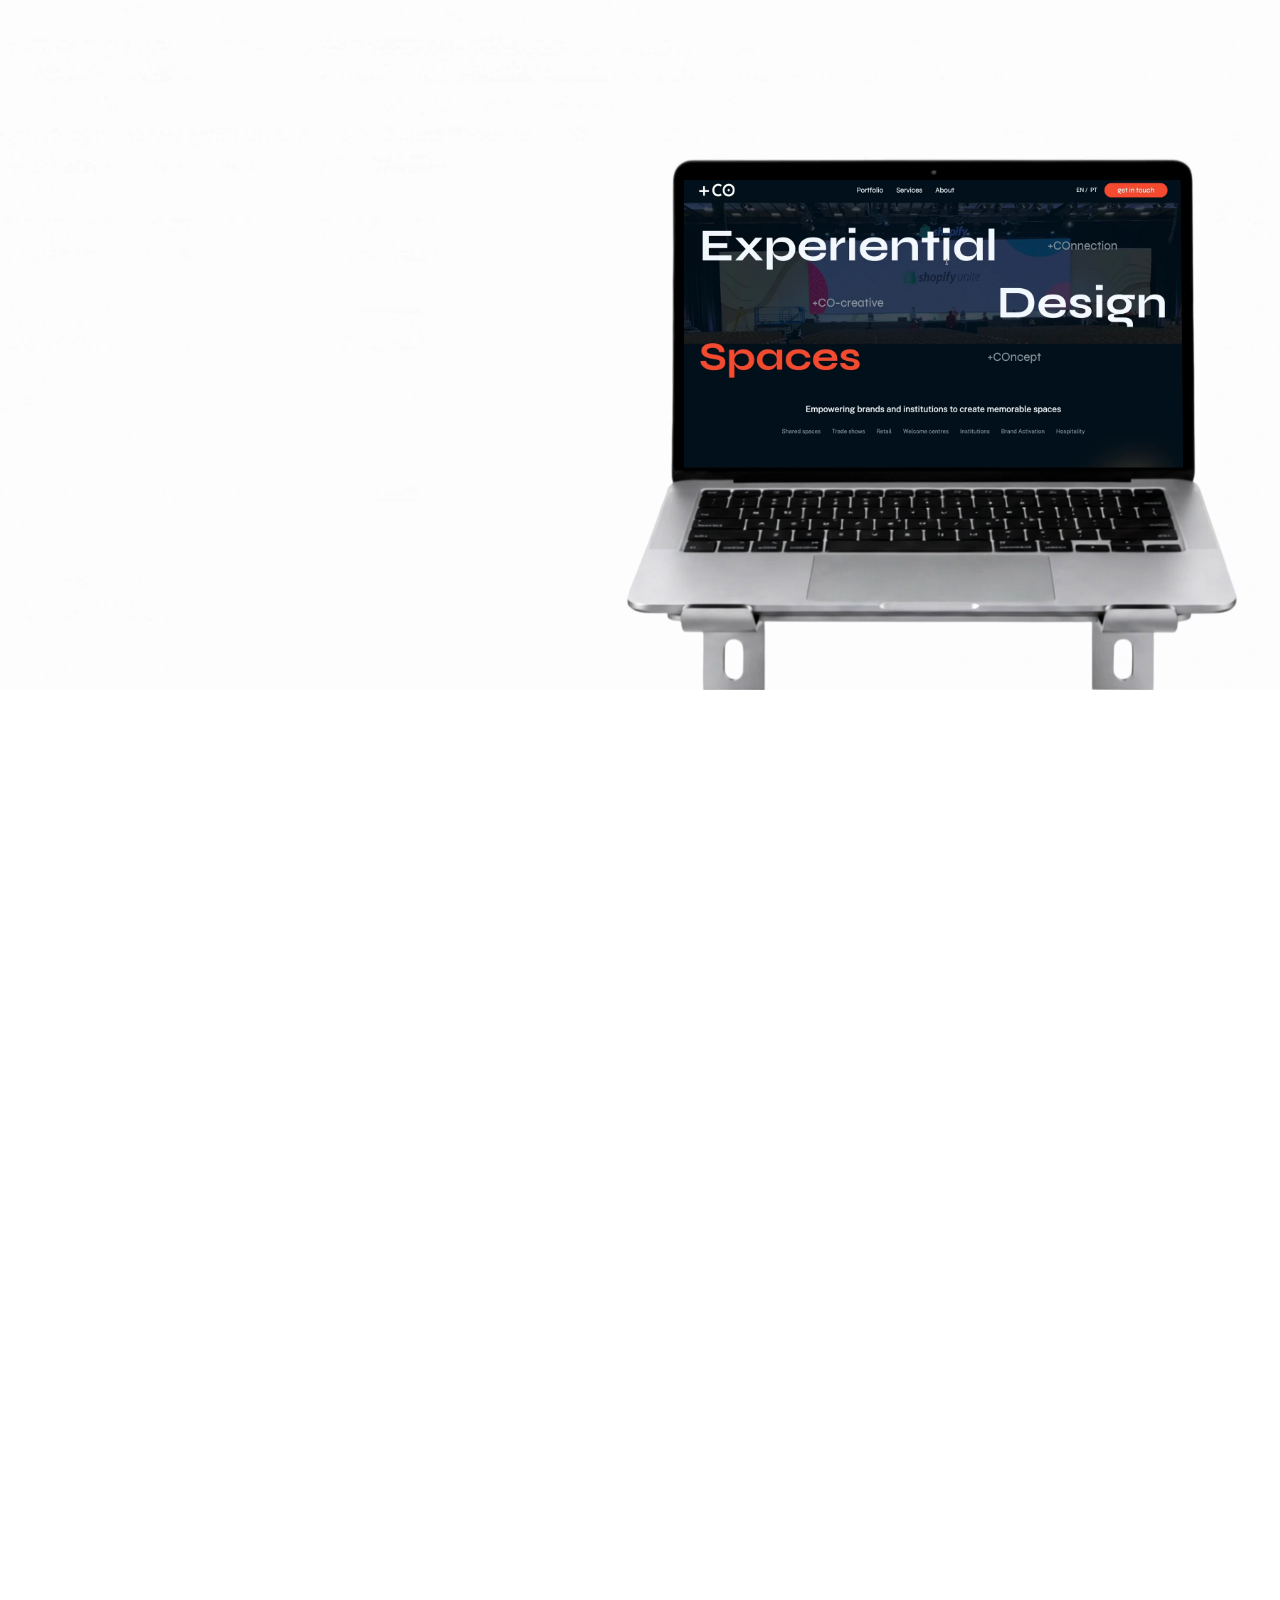
<file: daria-github-pages-v28/index.html>
<!doctype html>
<html lang="en"><head><meta charset="utf-8"><meta name="viewport" content="width=device-width,initial-scale=1,viewport-fit=cover"><meta name="theme-color" content="#ffffff"><meta name="description" content="Daria connects marketing strategy, design, and development. Explore selected website projects and get in touch."><title>Work with Daria — Design & Development</title><link rel="preload" as="font" href="assets/oswald.ttf" type="font/ttf" crossorigin><link rel="preload" as="image" href="assets/idle-v21-poster.webp"><link rel="preload" as="image" href="assets/hero.png"><link rel="stylesheet" href="style.css?v=28"><script src="projects-data.js?v=24" defer></script><script src="vendor/gsap-3.13.0.min.js" defer></script><script src="text-motion.js?v=24" defer></script><script src="idle-loop.js?v=28" defer></script><script src="app.js?v=28" defer></script></head><body>
<a class="skip" href="#contact">Skip to contact</a><header class="navigation" aria-label="Contact navigation"><a class="location" href="#home" aria-label="Back to opening"><picture><source media="(max-width: 1024px)" srcset="assets/canada-mobile.svg"><img src="assets/canada.svg" width="40" height="40" alt="Canada"></picture><span>Canada based</span></a><div class="nav-contact"><a class="email" href="mailto:webdesignwithdaria@gmail.com">webdesignwithdaria@gmail.com</a><div class="socials"><a class="social whatsapp" data-social="whatsapp" href="https://wa.me/message/Q2U2MUM4N4QWF1" target="_blank" rel="noopener noreferrer" aria-label="Contact Daria on WhatsApp"><img src="assets/whatsapp.svg" alt="" width="20" height="20"></a><a class="social" data-social="linkedin" href="https://www.linkedin.com/in/designwithdaria" target="_blank" rel="noopener noreferrer" aria-label="Daria on LinkedIn"><img src="assets/linkedin.svg" alt="" width="32" height="32"></a></div></div></header>
<main>
<section class="intro-section" id="home" aria-label="Opening">
 <div class="intro-pin"><div class="intro-fill" aria-hidden="true"></div><div class="hero-art artboard">
  <div class="hero-media"><img class="hero-fallback" src="assets/idle-v21-poster.webp" alt="Daria at her desk" fetchpriority="high"><video id="intro-video" muted playsinline preload="none" poster="assets/intro-v26-poster.webp" data-src="assets/intro-v26.mp4"></video><video id="idle-video" autoplay muted playsinline loop preload="auto" poster="assets/idle-v21-poster.webp" src="assets/idle-v28.mp4"></video></div>
  <div class="hero-title-layer"><h1><span>WORK</span> <span>WITH</span> <span>DARIA</span></h1></div></div><a class="scroll-cue" href="#projects">Portfolio<span>(scroll)</span></a>
  <button hidden class="idle-toggle" type="button" aria-label="Pause opening animation">Pause animation</button>
 </div>
</section>
<section class="project-stack" id="projects" aria-label="Selected projects"></section>
<section class="outro-section" aria-label="Transition to contact"><div class="outro-pin"><div class="artboard outro-art">
 <div class="outro-media"><img class="outro-fallback" src="assets/outro-hq-poster.webp" data-end="assets/outro-hq-end.webp" alt="Daria"><video id="outro-video" muted playsinline preload="none" poster="assets/outro-hq-poster.webp" data-src="assets/outro-hq.mp4"></video></div>
 <div class="desktop-contact contact-content" aria-label="Contact Daria"></div>
</div></div></section>
<section class="mobile-contact" aria-label="Contact Daria"><div class="portrait-crop"><img src="assets/portrait-mobile.png" alt="Daria" loading="lazy" width="1061" height="1414"></div><div class="contact-content"></div></section>
<div id="contact" class="contact-anchor" aria-hidden="true"></div>
</main>
<template id="contact-template"><h2>LET’S WORK<br>TOGETHER</h2><p class="availability">Open to in-house roles and agency partnerships.</p><div class="services"><p>I connect marketing strategy, design, and development.</p><ul><li>Research &amp; strategy — audience and competitor analysis, positioning, and content strategy.</li><li>Design &amp; development — UX/UI, responsive websites, and CMS.</li><li>SEO &amp; optimisation — keyword research, on-page SEO, and landing page improvements informed by feedback and campaign results.</li></ul></div><div class="contact-links"><a class="email" href="mailto:webdesignwithdaria@gmail.com">webdesignwithdaria@gmail.com</a><div class="socials"><a class="social whatsapp" data-social="whatsapp" href="https://wa.me/message/Q2U2MUM4N4QWF1" target="_blank" rel="noopener noreferrer" aria-label="Contact Daria on WhatsApp"><img src="assets/whatsapp.svg" alt="" width="20" height="20"></a><a class="social" data-social="linkedin" href="https://www.linkedin.com/in/designwithdaria" target="_blank" rel="noopener noreferrer" aria-label="Daria on LinkedIn"><img src="assets/linkedin.svg" alt="" width="32" height="32"></a></div></div></template>
<noscript><p class="noscript">Contact <a href="mailto:webdesignwithdaria@gmail.com">webdesignwithdaria@gmail.com</a>. Enable JavaScript to explore the portfolio.</p></noscript></body></html>
</file>
<file: style.css>
/* Portfolio v31. Fixed vertical Frame 1 on mobile/tablet. Base components, then desktop/mobile adaptations. */

@font-face {
  font-family: Oswald;
  src: url('assets/oswald.ttf') format('truetype');
  font-weight: 400;
  font-display: swap;
}

@font-face {
  font-family: 'Roboto Condensed';
  src: url('assets/roboto-condensed.ttf') format('truetype');
  font-weight: 400;
  font-display: swap;
}

:root {
  --pink: #ffe6ee;
  --scale: 1;
  --viewport: 100svh;
  color: #000;
  background: #fff;
  font-family: 'Roboto Condensed',sans-serif;
  font-synthesis: none;
}

* {
  box-sizing: border-box;
}

html,
body {
  margin: 0;
}

body {
  overflow-x: clip;
}

h1,
h2,
h3,
p,
ul {
  margin: 0;
  font-weight: 400;
}

a {
  color: inherit;
}

button {
  font: inherit;
}

a,
button {
  touch-action: manipulation;
  -webkit-tap-highlight-color: transparent;
}

a:focus-visible,
button:focus-visible {
  outline: 2px solid #b72760;
  outline-offset: 5px;
}

ul {
  padding-left: 24px;
}

video {
  display: block;
}

img {
  max-width: 100%;
}

.navigation {
  position: fixed;
  z-index: 100;
  left: 20px;
  right: 20px;
  top: 16px;
  display: flex;
  align-items: flex-start;
  justify-content: space-between;
  font: 24px/1.1 Oswald,sans-serif;
  pointer-events: none;
}

.navigation::before {
  content: "";
  position: absolute;
  inset: -16px -20px -8px;
  background: rgba(255,255,255,.97);
  z-index: -1;
}

.navigation a {
  pointer-events: auto;
}

.location {
  display: flex;
  align-items: center;
  gap: 6px;
  text-decoration: none;
  color: #0004;
}

.location picture,
.location img {
  display: block;
}

.nav-contact {
  display: flex;
  gap: 20px;
  align-items: center;
}

.email {
  text-decoration: none;
}

.email:hover {
  text-decoration: underline;
}

.socials {
  display: flex;
  gap: 8px;
}

.social {
  width: 32px;
  height: 32px;
  display: flex;
  align-items: center;
  justify-content: center;
  border-radius: 4px;
  transition: transform .15s;
}

.social:hover {
  transform: translateY(-2px);
}

.whatsapp {
  background: #302f30;
}

.social img {
  display: block;
}

.skip {
  position: fixed;
  top: -70px;
  left: 20px;
  padding: 10px;
  background: var(--pink);
  z-index: 200;
}

.skip:focus {
  top: 10px;
}

.artboard {
  width: 1440px;
  height: 810px;
  position: absolute;
  left: 50%;
  top: 50%;
  transform: translate(-50%,-50%) scale(var(--scale));
  transform-origin: center;
}

.intro-section {
  height: 340svh;
  position: relative;
}

.intro-pin {
  height: var(--viewport);
  position: sticky;
  top: 0;
  overflow: clip;
  background: white;
}

.hero-media {
  position: absolute;
  inset: 0;
  isolation: isolate;
  /* Hide Frame 1's encoded border and blend the video edges into the page.
     Applying this to the group also covers the poster underneath the video. */
  -webkit-mask-image: linear-gradient(to bottom, transparent 3px, #000 10px, #000 calc(100% - 5px), transparent calc(100% - 2px));
  mask-image: linear-gradient(to bottom, transparent 3px, #000 10px, #000 calc(100% - 5px), transparent calc(100% - 2px));
}

.hero-media>img,
.hero-media>video {
  position: absolute;
  inset: 0;
  width: 100%;
  height: 100%;
  object-fit: contain;
  max-width: none;
}

.hero-media>video.failed {
  visibility: hidden;
}

#idle-video {
  transition: opacity .14s linear;
}

.hero-art h1 {
  position: absolute;
  left: 65px;
  top: 148px;
  width: max-content;
  padding-right: 30px;
  font: 214px/1.1 Oswald,sans-serif;
  letter-spacing: -12.84px;
  white-space: nowrap;
  pointer-events: none;
}

.scroll-cue {
  position: absolute;
  z-index: 1;
  right: 20px;
  top: auto;
  text-align: right;
  font: 30px/1.1 Oswald;
  text-decoration: none;
  bottom: 20px;
  left: auto;
}

.scroll-cue span {
  display: block;
  font-size: 16px;
  color: #0004;
}

.idle-toggle {
  position: absolute;
  z-index: 1;
  left: 20px;
  bottom: 20px;
  border: 0;
  background: transparent;
  font: 14px Oswald;
  cursor: pointer;
  opacity: 1;
  padding: 0;
  line-height: 1.2;
  color: rgba(0, 0, 0, .3);
  -webkit-appearance: none;
  appearance: none;
}

.project-stack {
  position: relative;
  margin-top: calc(-1 * var(--viewport));
  isolation: isolate;
  padding-bottom: 0;
}

.project-card {
  position: sticky;
  top: 0;
  height: var(--viewport);
  min-height: 540px;
  background: white;
  overflow: clip;
  border-top: 1px solid #eeeeee;
  box-shadow: 0 -12px 35px -28px #0004;
}

.project-card:first-child {
  border: 0;
  box-shadow: none;
}

.project-card:first-child:not(.revealed) {
  visibility: hidden;
}

.project-card:nth-child(1) {
  z-index: 1;
}

.project-card:nth-child(2) {
  z-index: 2;
}

.project-card:nth-child(3) {
  z-index: 3;
}

.project-art {
  background: #fff;
}

.project-media {
  position: absolute;
  inset: 0;
  pointer-events: none;
}

.laptop-base {
  position: absolute;
  inset: 0;
  width: 1440px;
  height: 810px;
  max-width: none;
}

.screen {
  position: absolute;
  left: 769px;
  top: 236px;
  width: 562px;
  height: 324px;
  overflow: hidden;
  background: #080808;
  clip-path: polygon(0 0,99.5% 0,100% 100%,0 100%);
}

.screen img,
.screen video {
  position: absolute;
  inset: 0;
  width: 100%;
  height: 100%;
  object-fit: cover;
  transform: scale(1.015);
  max-width: none;
}

.screen video {
  opacity: 0;
  transition: opacity .18s;
}

.screen video.has-frame {
  opacity: 1;
}

.project-toggle {
  position: absolute;
  left: 779px;
  top: 570px;
  pointer-events: auto;
  border: 0;
  background: #fffdf4;
  padding: 5px 10px;
  border-radius: 3px;
  opacity: 0;
  cursor: pointer;
  font: 14px Oswald;
}

.project-media:hover .project-toggle,
.project-toggle:focus-visible {
  opacity: 1;
}

.project-copy {
  position: absolute;
  inset: 0;
  pointer-events: none;
}

.project-copy a {
  pointer-events: auto;
}

.tags {
  position: absolute;
  left: 30px;
  top: 81px;
  display: flex;
  gap: 12px;
  font: 16px/.9 Oswald;
}

.tag {
  padding: 6px 12px;
  background: var(--pink);
  border-radius: 28px;
  white-space: nowrap;
}

.mobile-label {
  display: none;
}

.project-copy h2 {
  position: absolute;
  left: 30px;
  top: 117px;
  font: 60px/1.1 Oswald;
  letter-spacing: -2.4px;
  white-space: nowrap;
}

.subtitle {
  position: absolute;
  left: 30px;
  top: 193px;
  font: 16px/.9 Oswald;
  color: #0004;
}

.case-body {
  position: absolute;
  left: 30px;
  top: 253px;
  width: 460px;
  display: flex;
  flex-direction: column;
  gap: 20px;
}

.case-body section {
  display: flex;
  flex-direction: column;
  gap: 10px;
}

.case-body h3 {
  font: 32px/1.1 Oswald;
  letter-spacing: -1.28px;
}

.case-body p,
.case-body li {
  font: 16px/1.5 'Roboto Condensed';
}

.website-link {
  position: absolute;
  left: 1222px;
  top: 157px;
  display: flex;
  align-items: flex-end;
  gap: 2px;
  font: 24px/1.1 Oswald;
  text-underline-offset: 3px;
}

.website-link img {
  display: block;
  width: 17.5px;
  height: 17.5px;
  margin: 0 1.75px 1.75px;
}

.outro-section {
  position: relative;
  height: 330svh;
  z-index: 5;
  pointer-events: none;
  margin-top: 0;
}

.outro-pin {
  position: sticky;
  top: 0;
  height: var(--viewport);
  overflow: clip;
  opacity: 0;
  background: white;
}

.outro-art {
  background: white;
}

.outro-media {
  position: absolute;
  inset: 0;
}

.outro-media>img,
.outro-media>video {
  position: absolute;
  inset: 0;
  width: 1440px;
  height: 810px;
  object-fit: contain;
  max-width: none;
}

.outro-media>video.failed {
  visibility: hidden;
}

.desktop-contact {
  position: absolute;
  inset: 0;
  opacity: 0;
  pointer-events: none;
}

.desktop-contact.is-visible {
  pointer-events: auto;
}

.contact-content h2 {
  position: absolute;
  left: 720px;
  top: 116px;
  font: 145px/.86 Oswald;
  letter-spacing: -4.35px;
  white-space: nowrap;
}

.availability {
  position: absolute;
  left: 720px;
  top: 393px;
  color: #0004;
  font: 16px/1.5 'Roboto Condensed';
}

.services {
  position: absolute;
  left: 720px;
  top: 470px;
  width: 460px;
  font: 16px/1.5 'Roboto Condensed';
}

.contact-links {
  position: absolute;
  left: 720px;
  top: 674px;
  display: flex;
  flex-direction: column;
  gap: 16px;
  font: 24px/1.1 Oswald;
}

.mobile-contact {
  display: none;
}

.contact-anchor {
  height: 0;
}

.noscript {
  position: fixed;
  inset: 0;
  z-index: 200;
  background: white;
  padding: 100px 30px;
}

/* A single exclusion follows the video's position and dimensions. */
.hero-title-layer {
  position: absolute;
  inset: 0;
  pointer-events: none;
  --media-left: 0px;
  --media-top: 0px;
  --media-width: 1440px;
  --media-height: 810px;
  -webkit-mask-image: linear-gradient(#000,#000),url('assets/hero-silhouette.svg');
  mask-image: linear-gradient(#000,#000),url('assets/hero-silhouette.svg');
  -webkit-mask-size: 100% 100%,var(--media-width) var(--media-height);
  mask-size: 100% 100%,var(--media-width) var(--media-height);
  -webkit-mask-position: 0 0,var(--media-left) var(--media-top);
  mask-position: 0 0,var(--media-left) var(--media-top);
  -webkit-mask-repeat: no-repeat;
  mask-repeat: no-repeat;
  -webkit-mask-composite: xor;
  mask-composite: exclude;
}

.intro-fill {
  display: none;
  pointer-events: none;
}

#intro-video,
.hero-fallback[src$="intro-v26-end.webp"] {
  clip-path: inset(.1851851852% .1041666667%);
  -webkit-mask-image: linear-gradient(to bottom,transparent .185185%,#000 .37037%,#000 99.62963%,transparent 99.814815%);
  mask-image: linear-gradient(to bottom,transparent .185185%,#000 .37037%,#000 99.62963%,transparent 99.814815%);
}

.idle-toggle[hidden] {
  display: none;
}

.hero-media.idle-static .hero-fallback {
  z-index: 1;
}

@media(min-width:1025px) and (max-width:1150px) {
  .navigation {
    font-size: 20px;
  }

}

@media(min-width:1025px) {
  .project-card {
    margin-bottom: 35svh;
  }

  .project-card:last-of-type {
    margin-bottom: 0;
  }

  .hero-art,
  .project-art,
  .outro-art {
    top: auto;
    bottom: 0;
    transform: translateX(-50%) scale(var(--scale));
    transform-origin: bottom center;
  }

  .case-body {
    top: 237px;
  }

  .desktop-contact .availability {
    top: 396px;
  }

  .desktop-contact .services {
    top: 480px;
  }

  .desktop-contact .contact-links {
    top: 684px;
  }

  .intro-pin::before,
  .intro-pin::after,
  .outro-pin::before,
  .outro-pin::after {
    content: "";
    position: absolute;
    top: 0;
    bottom: 0;
    width: var(--side-gap, 0px);
    background: var(--pink);
    pointer-events: none;
  }

  .intro-pin::before,
  .outro-pin::before {
    left: 0;
  }

  .intro-pin::after,
  .outro-pin::after {
    right: 0;
  }

}

@media(max-width:1024px) {
  .navigation {
    left: 16px;
    right: 16px;
    top: 16px;
    height: 32px;
    align-items: center;
    font-size: 16px;
  }

  .location span {
    display: none;
  }

  .location img {
    width: 24px;
    height: 24px;
  }

  .nav-contact {
    width: calc(100% - 62px);
    justify-content: space-between;
    gap: 8px;
  }

  .navigation .email {
    font-size: clamp(12px,4.07vw,16px);
  }

  .artboard {
    width: 393px;
    height: var(--logical-height,852px);
    top: 0;
    left: 50%;
    transform: translateX(-50%) scale(var(--scale));
    transform-origin: top center;
  }

  .intro-section {
    height: 290svh;
  }

  .hero-media {
    inset: auto;
    left: -193.5px;
    top: 232px;
    width: 780px;
    height: 438.75px;
  }

  .hero-art h1 {
    left: 24px;
    width: 345px;
    padding: 0 10px;
    font-size: 90px;
    line-height: .9;
    letter-spacing: -5.4px;
    text-align: center;
    white-space: normal;
    top: calc(132px * var(--hero-fit,1));
    transform: scale(var(--hero-fit,1));
    transform-origin: top center;
  }

  .hero-art h1 span {
    display: block;
  }

  .scroll-cue {
    top: auto;
    bottom: 16px;
    left: auto;
    right: 16px;
    text-align: right;
    font-size: 24px;
  }

  .idle-toggle {
    left: 16px;
    bottom: 16px;
    font-size: 12px;
  }

  .project-card {
    position: relative;
    top: auto;
    height: auto;
    min-height: 0;
    overflow: clip;
    padding: 0;
    box-shadow: none;
    border: 0;
  }

  .project-art {
    position: relative;
    left: auto;
    top: auto;
    width: 100%;
    height: auto;
    transform: none;
  }

  .project-media {
    position: relative;
    inset: auto;
    width: 393px;
    left: 50%;
    transform: translateX(-50%) scale(var(--mobile-card-scale,1));
    transform-origin: top center;
    background: #fff;
    height: 370px;
    margin-bottom: calc(370px * (var(--mobile-card-scale,1) - 1));
    overflow: clip;
  }

  /* Frame 1 keeps its opening vertical position. The first project starts
     at the same height, so its laptop and screen do not jump at the handoff.
     Only this first media area grows; the description follows in normal flow. */
  .project-card:first-child .project-media {
    height: calc(370px + var(--first-project-offset, 0px));
    margin-bottom: calc((370px + var(--first-project-offset, 0px)) * (var(--mobile-card-scale, 1) - 1));
  }

  .project-card:first-child .laptop-base {
    top: calc(-15px + var(--first-project-offset, 0px));
  }

  .project-card:first-child .screen {
    top: calc(97px + var(--first-project-offset, 0px));
    opacity: 0;
  }

  .project-card:first-child.revealed .screen {
    opacity: 1;
    animation: first-project-screen-in .9s ease-in-out both;
  }

  @keyframes first-project-screen-in {
    from { opacity: 0; }
    to { opacity: 1; }
  }

  .laptop-base {
    left: -303.5px;
    top: -15px;
    width: 686px;
    height: 385.875px;
    mix-blend-mode: normal;
  }

  .screen {
    left: 63px;
    top: 97px;
    width: 268px;
    height: 155px;
  }

  .screen video,
  .project-toggle {
    display: none;
  }

  .project-copy {
    position: relative;
    inset: auto;
    pointer-events: auto;
    padding: 40px 16px;
    background: #fdfafd;
    z-index: 1;
  }

  .tags {
    position: relative;
    left: auto;
    top: auto;
    flex-wrap: wrap;
    gap: 8px 0;
    min-height: 26px;
  }

  .desktop-label {
    display: none;
  }

  .mobile-label {
    display: inline;
  }

  .project-copy h2 {
    position: static;
    font-size: clamp(25px,7.63vw,36px);
    letter-spacing: -1.2px;
    white-space: normal;
    margin-top: 10px;
  }

  .subtitle {
    position: static;
    margin-top: 10px;
  }

  .website-link {
    position: static;
    margin-top: 20px;
    font-size: 16px;
    width: max-content;
  }

  .website-link img {
    width: 12.5px;
    height: 12.5px;
    margin: 0 1.25px 1.25px;
  }

  .case-body {
    position: static;
    width: 100%;
    margin-top: 20px;
    gap: 20px;
  }

  .case-body h3 {
    font-size: 24px;
    letter-spacing: -.96px;
  }

  .case-body p,
  .case-body li {
    font-size: 16px;
  }

  .outro-section {
    display: none;
  }

  .mobile-contact {
    display: block;
    position: relative;
    margin-top: 24px;
    padding-top: 64px;
    scroll-margin-top: 64px;
  }

  .portrait-crop {
    width: 100%;
    overflow: hidden;
    --portrait-width: min(75vw,39.58svh);
    height: calc(var(--portrait-width) * 417 / 393);
    aspect-ratio: auto;
    background: white;
  }

  .portrait-crop img {
    display: block;
    width: var(--portrait-width);
    height: auto;
    margin: 0 auto;
  }

  .mobile-contact .contact-content {
    background: var(--pink);
    position: relative;
    padding: 40px 16px;
  }

  .contact-content h2 {
    position: static;
    font-size: clamp(64px,20.35vw,120px);
    letter-spacing: -.03em;
    line-height: .86;
  }

  .availability {
    position: static;
    margin-top: 28px;
    font-size: 16px;
  }

  .services {
    position: static;
    width: 100%;
    margin-top: 24px;
    font-size: 16px;
    line-height: 1.5;
  }

  .contact-links {
    position: static;
    align-items: center;
    gap: 16px;
    margin-top: 48px;
    font-size: clamp(20px,6.1vw,30px);
  }

  .contact-links .socials {
    justify-content: center;
  }

  .mobile-contact .contact-content h2 {
    font-size: clamp(58px,20.35vw,92px);
  }

  .mobile-contact .availability {
    margin-top: 20px;
  }

  .mobile-contact .services {
    margin-top: 20px;
  }

  .mobile-contact .contact-links {
    margin-top: 40px;
  }

  .intro-fill {
    display: block;
    position: absolute;
    z-index: 2;
    left: 0;
    right: 0;
    bottom: 0;
    opacity: 0;
    background: linear-gradient(to bottom,rgba(253,250,253,0),#fdfafd var(--join-soft,24px));
  }

  .mobile-contact,
  .mobile-contact .contact-content {
    width: 100%;
    max-width: none;
  }

}

@media(prefers-reduced-motion:reduce) {
  .project-card:first-child.revealed .screen,
  .screen video,
  #idle-video,
  .social {
    transition: none;
    animation: none;
  }

}

@media (min-width: 1025px) {
  .project-card::before,
  .project-card::after {
    content: "";
    position: absolute;
    top: 0;
    bottom: 0;
    width: var(--side-gap, 0px);
    background: var(--pink);
    pointer-events: none;
  }

  .project-card::before {
    left: 0;
  }

  .project-card::after {
    right: 0;
  }
}
/* Hide the Pollux-AI website link until its domain is renewed. */
.website-link[href="https://pollux-ai.com/"] {
  display: none;
}
</file>
<file: codex-portfolio-final/style.css>
/* Portfolio v30. Fixed vertical Frame 1 on mobile/tablet. Base components, then desktop/mobile adaptations. */

@font-face {
  font-family: Oswald;
  src: url('assets/oswald.ttf') format('truetype');
  font-weight: 400;
  font-display: swap;
}

@font-face {
  font-family: 'Roboto Condensed';
  src: url('assets/roboto-condensed.ttf') format('truetype');
  font-weight: 400;
  font-display: swap;
}

:root {
  --pink: #ffe6ee;
  --scale: 1;
  --viewport: 100svh;
  color: #000;
  background: #fff;
  font-family: 'Roboto Condensed',sans-serif;
  font-synthesis: none;
}

* {
  box-sizing: border-box;
}

html,
body {
  margin: 0;
}

body {
  overflow-x: clip;
}

h1,
h2,
h3,
p,
ul {
  margin: 0;
  font-weight: 400;
}

a {
  color: inherit;
}

button {
  font: inherit;
}

a,
button {
  touch-action: manipulation;
  -webkit-tap-highlight-color: transparent;
}

a:focus-visible,
button:focus-visible {
  outline: 2px solid #b72760;
  outline-offset: 5px;
}

ul {
  padding-left: 24px;
}

video {
  display: block;
}

img {
  max-width: 100%;
}

.navigation {
  position: fixed;
  z-index: 100;
  left: 20px;
  right: 20px;
  top: 16px;
  display: flex;
  align-items: flex-start;
  justify-content: space-between;
  font: 24px/1.1 Oswald,sans-serif;
  pointer-events: none;
}

.navigation::before {
  content: "";
  position: absolute;
  inset: -16px -20px -8px;
  background: rgba(255,255,255,.97);
  z-index: -1;
}

.navigation a {
  pointer-events: auto;
}

.location {
  display: flex;
  align-items: center;
  gap: 6px;
  text-decoration: none;
  color: #0004;
}

.location picture,
.location img {
  display: block;
}

.nav-contact {
  display: flex;
  gap: 20px;
  align-items: center;
}

.email {
  text-decoration: none;
}

.email:hover {
  text-decoration: underline;
}

.socials {
  display: flex;
  gap: 8px;
}

.social {
  width: 32px;
  height: 32px;
  display: flex;
  align-items: center;
  justify-content: center;
  border-radius: 4px;
  transition: transform .15s;
}

.social:hover {
  transform: translateY(-2px);
}

.whatsapp {
  background: #302f30;
}

.social img {
  display: block;
}

.skip {
  position: fixed;
  top: -70px;
  left: 20px;
  padding: 10px;
  background: var(--pink);
  z-index: 200;
}

.skip:focus {
  top: 10px;
}

.artboard {
  width: 1440px;
  height: 810px;
  position: absolute;
  left: 50%;
  top: 50%;
  transform: translate(-50%,-50%) scale(var(--scale));
  transform-origin: center;
}

.intro-section {
  height: 340svh;
  position: relative;
}

.intro-pin {
  height: var(--viewport);
  position: sticky;
  top: 0;
  overflow: clip;
  background: white;
}

.hero-media {
  position: absolute;
  inset: 0;
  isolation: isolate;
  /* Hide Frame 1's encoded border and blend the video edges into the page.
     Applying this to the group also covers the poster underneath the video. */
  -webkit-mask-image: linear-gradient(to bottom, transparent 3px, #000 10px, #000 calc(100% - 5px), transparent calc(100% - 2px));
  mask-image: linear-gradient(to bottom, transparent 3px, #000 10px, #000 calc(100% - 5px), transparent calc(100% - 2px));
}

.hero-media>img,
.hero-media>video {
  position: absolute;
  inset: 0;
  width: 100%;
  height: 100%;
  object-fit: contain;
  max-width: none;
}

.hero-media>video.failed {
  visibility: hidden;
}

#idle-video {
  transition: opacity .14s linear;
}

.hero-art h1 {
  position: absolute;
  left: 65px;
  top: 148px;
  width: max-content;
  padding-right: 30px;
  font: 214px/1.1 Oswald,sans-serif;
  letter-spacing: -12.84px;
  white-space: nowrap;
  pointer-events: none;
}

.scroll-cue {
  position: absolute;
  z-index: 1;
  right: 20px;
  top: auto;
  text-align: right;
  font: 30px/1.1 Oswald;
  text-decoration: none;
  bottom: 20px;
  left: auto;
  font-size: 30px;
}

.scroll-cue span {
  display: block;
  font-size: 16px;
  color: #0004;
}

.idle-toggle {
  position: absolute;
  z-index: 1;
  left: 20px;
  bottom: 20px;
  border: 0;
  background: transparent;
  font: 14px Oswald;
  cursor: pointer;
  opacity: 1;
  padding: 0;
  line-height: 1.2;
  color: rgba(0, 0, 0, .3);
  -webkit-appearance: none;
  appearance: none;
}

.project-stack {
  position: relative;
  margin-top: calc(-1 * var(--viewport));
  isolation: isolate;
  padding-bottom: 0;
}

.project-card {
  position: sticky;
  top: 0;
  height: var(--viewport);
  min-height: 540px;
  background: white;
  overflow: clip;
  border-top: 1px solid #eeeeee;
  box-shadow: 0 -12px 35px -28px #0004;
}

.project-card:first-child {
  border: 0;
  box-shadow: none;
}

.project-card:first-child:not(.revealed) {
  visibility: hidden;
}

.project-card:nth-child(1) {
  z-index: 1;
}

.project-card:nth-child(2) {
  z-index: 2;
}

.project-card:nth-child(3) {
  z-index: 3;
}

.project-art {
  background: #fff;
}

.project-media {
  position: absolute;
  inset: 0;
  pointer-events: none;
}

.laptop-base {
  position: absolute;
  inset: 0;
  width: 1440px;
  height: 810px;
  max-width: none;
}

.screen {
  position: absolute;
  left: 769px;
  top: 236px;
  width: 562px;
  height: 324px;
  overflow: hidden;
  background: #080808;
  clip-path: polygon(0 0,99.5% 0,100% 100%,0 100%);
}

.screen img,
.screen video {
  position: absolute;
  inset: 0;
  width: 100%;
  height: 100%;
  object-fit: cover;
  transform: scale(1.015);
  max-width: none;
}

.screen video {
  opacity: 0;
  transition: opacity .18s;
}

.screen video.has-frame {
  opacity: 1;
}

.project-toggle {
  position: absolute;
  left: 779px;
  top: 570px;
  pointer-events: auto;
  border: 0;
  background: #fffdf4;
  padding: 5px 10px;
  border-radius: 3px;
  opacity: 0;
  cursor: pointer;
  font: 14px Oswald;
}

.project-media:hover .project-toggle,
.project-toggle:focus-visible {
  opacity: 1;
}

.project-copy {
  position: absolute;
  inset: 0;
  pointer-events: none;
}

.project-copy a {
  pointer-events: auto;
}

.tags {
  position: absolute;
  left: 30px;
  top: 81px;
  display: flex;
  gap: 12px;
  font: 16px/.9 Oswald;
}

.tag {
  padding: 6px 12px;
  background: var(--pink);
  border-radius: 28px;
  white-space: nowrap;
}

.mobile-label {
  display: none;
}

.project-copy h2 {
  position: absolute;
  left: 30px;
  top: 117px;
  font: 60px/1.1 Oswald;
  letter-spacing: -2.4px;
  white-space: nowrap;
}

.subtitle {
  position: absolute;
  left: 30px;
  top: 193px;
  font: 16px/.9 Oswald;
  color: #0004;
}

.case-body {
  position: absolute;
  left: 30px;
  top: 253px;
  width: 460px;
  display: flex;
  flex-direction: column;
  gap: 20px;
}

.case-body section {
  display: flex;
  flex-direction: column;
  gap: 10px;
}

.case-body h3 {
  font: 32px/1.1 Oswald;
  letter-spacing: -1.28px;
}

.case-body p,
.case-body li {
  font: 16px/1.5 'Roboto Condensed';
}

.website-link {
  position: absolute;
  left: 1222px;
  top: 157px;
  display: flex;
  align-items: flex-end;
  gap: 2px;
  font: 24px/1.1 Oswald;
  text-underline-offset: 3px;
}

.website-link img {
  display: block;
  width: 17.5px;
  height: 17.5px;
  margin: 0 1.75px 1.75px;
}

.outro-section {
  position: relative;
  height: 330svh;
  z-index: 5;
  pointer-events: none;
  margin-top: 0;
}

.outro-pin {
  position: sticky;
  top: 0;
  height: var(--viewport);
  overflow: clip;
  opacity: 0;
  background: white;
}

.outro-art {
  background: white;
}

.outro-media {
  position: absolute;
  inset: 0;
}

.outro-media>img,
.outro-media>video {
  position: absolute;
  inset: 0;
  width: 1440px;
  height: 810px;
  object-fit: contain;
  max-width: none;
}

.outro-media>video.failed {
  visibility: hidden;
}

.desktop-contact {
  position: absolute;
  inset: 0;
  opacity: 0;
  pointer-events: none;
}

.desktop-contact.is-visible {
  pointer-events: auto;
}

.contact-content h2 {
  position: absolute;
  left: 720px;
  top: 116px;
  font: 145px/.86 Oswald;
  letter-spacing: -4.35px;
  white-space: nowrap;
}

.availability {
  position: absolute;
  left: 720px;
  top: 393px;
  color: #0004;
  font: 16px/1.5 'Roboto Condensed';
}

.services {
  position: absolute;
  left: 720px;
  top: 470px;
  width: 460px;
  font: 16px/1.5 'Roboto Condensed';
}

.contact-links {
  position: absolute;
  left: 720px;
  top: 674px;
  display: flex;
  flex-direction: column;
  gap: 16px;
  font: 24px/1.1 Oswald;
}

.mobile-contact {
  display: none;
}

.contact-anchor {
  height: 0;
}

.noscript {
  position: fixed;
  inset: 0;
  z-index: 200;
  background: white;
  padding: 100px 30px;
}

.hero-title-layer {
  position: absolute;
  inset: 0;
  pointer-events: none;
  --media-left: 0px;
  --media-top: 0px;
  --media-width: 1440px;
  --media-height: 810px;
  -webkit-mask-image: linear-gradient(#000,#000),url('assets/hero.png');
  mask-image: linear-gradient(#000,#000),url('assets/hero.png');
  -webkit-mask-size: 100% 100%,calc(var(--media-width) * .7111111111) calc(var(--media-height) * .9444444444);
  mask-size: 100% 100%,calc(var(--media-width) * .7111111111) calc(var(--media-height) * .9444444444);
  -webkit-mask-position: 0 0,calc(var(--media-left) + var(--media-width) * .1444444444) calc(var(--media-top) + var(--media-height) * .0938271605);
  mask-position: 0 0,calc(var(--media-left) + var(--media-width) * .1444444444) calc(var(--media-top) + var(--media-height) * .0938271605);
  -webkit-mask-repeat: no-repeat;
  mask-repeat: no-repeat;
  -webkit-mask-composite: xor;
  mask-composite: exclude;
}

/* Extra head exclusion in video coordinates. The nested mask adds to the
   existing body silhouette without XOR overlap revealing letters again. */
.hero-head-mask {
  position: absolute;
  inset: 0;
  -webkit-mask-image: linear-gradient(#000, #000), url('assets/head-occlusion.svg');
  mask-image: linear-gradient(#000, #000), url('assets/head-occlusion.svg');
  -webkit-mask-size: 100% 100%, var(--media-width) var(--media-height);
  mask-size: 100% 100%, var(--media-width) var(--media-height);
  -webkit-mask-position: 0 0, var(--media-left) var(--media-top);
  mask-position: 0 0, var(--media-left) var(--media-top);
  -webkit-mask-repeat: no-repeat;
  mask-repeat: no-repeat;
  -webkit-mask-composite: xor;
  mask-composite: exclude;
}

.intro-fill {
  display: none;
  pointer-events: none;
}

#intro-video,
.hero-fallback[src$="intro-v26-end.webp"] {
  clip-path: inset(.1851851852% .1041666667%);
  -webkit-mask-image: linear-gradient(to bottom,transparent .185185%,#000 .37037%,#000 99.62963%,transparent 99.814815%);
  mask-image: linear-gradient(to bottom,transparent .185185%,#000 .37037%,#000 99.62963%,transparent 99.814815%);
}

.idle-toggle[hidden] {
  display: none;
}

.hero-media.idle-static .hero-fallback {
  z-index: 1;
}

@media(min-width:1025px) and (max-width:1150px) {
  .navigation {
    font-size: 20px;
  }

}

@media(min-width:1025px) {
  .project-card {
    margin-bottom: 35svh;
  }

  .project-card:last-of-type {
    margin-bottom: 0;
  }

  .hero-art,
  .project-art,
  .outro-art {
    top: auto;
    bottom: 0;
    transform: translateX(-50%) scale(var(--scale));
    transform-origin: bottom center;
  }

  .case-body {
    top: 237px;
  }

  .desktop-contact .availability {
    top: 396px;
  }

  .desktop-contact .services {
    top: 480px;
  }

  .desktop-contact .contact-links {
    top: 684px;
  }

  .intro-pin::before,
  .intro-pin::after,
  .outro-pin::before,
  .outro-pin::after {
    content: "";
    position: absolute;
    top: 0;
    bottom: 0;
    width: var(--side-gap, 0px);
    background: var(--pink);
    pointer-events: none;
  }

  .intro-pin::before,
  .outro-pin::before {
    left: 0;
  }

  .intro-pin::after,
  .outro-pin::after {
    right: 0;
  }

}

@media(max-width:1024px) {
  .navigation {
    left: 16px;
    right: 16px;
    top: 16px;
    height: 32px;
    align-items: center;
    font-size: 16px;
  }

  .location span {
    display: none;
  }

  .location img {
    width: 24px;
    height: 24px;
  }

  .nav-contact {
    width: calc(100% - 62px);
    justify-content: space-between;
    gap: 8px;
  }

  .navigation .email {
    font-size: clamp(12px,4.07vw,16px);
  }

  .artboard {
    width: 393px;
    height: var(--logical-height,852px);
    top: 0;
    left: 50%;
    transform: translateX(-50%) scale(var(--scale));
    transform-origin: top center;
  }

  .intro-section {
    height: 290svh;
  }

  .hero-media {
    inset: auto;
    left: -193.5px;
    top: 232px;
    width: 780px;
    height: 438.75px;
  }

  .hero-art h1 {
    left: 24px;
    width: 345px;
    padding: 0 10px;
    font-size: 90px;
    line-height: .9;
    letter-spacing: -5.4px;
    text-align: center;
    white-space: normal;
    top: calc(132px * var(--hero-fit,1));
    transform: scale(var(--hero-fit,1));
    transform-origin: top center;
  }

  .hero-art h1 span {
    display: block;
  }

  .scroll-cue {
    top: auto;
    bottom: 16px;
    left: auto;
    right: 16px;
    text-align: right;
    font-size: 24px;
  }

  .idle-toggle {
    left: 16px;
    bottom: 16px;
    font-size: 12px;
  }

  .project-stack {
    padding-bottom: 0;
  }

  .project-card {
    position: relative;
    top: auto;
    height: auto;
    min-height: 0;
    overflow: clip;
    padding: 0;
    box-shadow: none;
    border: 0;
  }

  .project-card+.project-card {
    border: 0;
    padding-top: 0;
  }

  .project-art {
    position: relative;
    left: auto;
    top: auto;
    width: 100%;
    height: auto;
    transform: none;
  }

  .project-media {
    position: relative;
    inset: auto;
    width: 393px;
    left: 50%;
    transform: translateX(-50%) scale(var(--mobile-card-scale,1));
    transform-origin: top center;
    background: #fff;
    height: 370px;
    margin-bottom: calc(370px * (var(--mobile-card-scale,1) - 1));
    overflow: clip;
  }

  /* Frame 1 keeps its opening vertical position. The first project starts
     at the same height, so its laptop and screen do not jump at the handoff.
     Only this first media area grows; the description follows in normal flow. */
  .project-card:first-child .project-media {
    height: calc(370px + var(--first-project-offset, 0px));
    margin-bottom: calc((370px + var(--first-project-offset, 0px)) * (var(--mobile-card-scale, 1) - 1));
  }

  .project-card:first-child .laptop-base {
    top: calc(-15px + var(--first-project-offset, 0px));
  }

  .project-card:first-child .screen {
    top: calc(97px + var(--first-project-offset, 0px));
    opacity: 0;
  }

  .project-card:first-child.revealed .screen {
    opacity: 1;
    animation: first-project-screen-in .9s ease-in-out both;
  }

  @keyframes first-project-screen-in {
    from { opacity: 0; }
    to { opacity: 1; }
  }

  .laptop-base {
    left: -303.5px;
    top: -15px;
    width: 686px;
    height: 385.875px;
    mix-blend-mode: normal;
  }

  .screen {
    left: 63px;
    top: 97px;
    width: 268px;
    height: 155px;
  }

  .screen video,
  .project-toggle {
    display: none;
  }

  .project-copy {
    position: relative;
    inset: auto;
    pointer-events: auto;
    padding: 40px 16px;
    background: #fdfafd;
    z-index: 1;
  }

  .tags {
    position: relative;
    left: auto;
    top: auto;
    flex-wrap: wrap;
    gap: 8px 0;
    min-height: 26px;
  }

  .desktop-label {
    display: none;
  }

  .mobile-label {
    display: inline;
  }

  .project-copy h2 {
    position: static;
    font-size: clamp(25px,7.63vw,36px);
    letter-spacing: -1.2px;
    white-space: normal;
    margin-top: 10px;
  }

  .subtitle {
    position: static;
    margin-top: 10px;
  }

  .website-link {
    position: static;
    margin-top: 20px;
    font-size: 16px;
    width: max-content;
  }

  .website-link img {
    width: 12.5px;
    height: 12.5px;
    margin: 0 1.25px 1.25px;
  }

  .case-body {
    position: static;
    width: 100%;
    margin-top: 20px;
    gap: 20px;
  }

  .case-body h3 {
    font-size: 24px;
    letter-spacing: -.96px;
  }

  .case-body p,
  .case-body li {
    font-size: 16px;
  }

  .outro-section {
    display: none;
  }

  .mobile-contact {
    display: block;
    position: relative;
    margin-top: 24px;
    padding-top: 64px;
    scroll-margin-top: 64px;
  }

  .portrait-crop {
    width: 100%;
    overflow: hidden;
    --portrait-width: min(75vw,39.58svh);
    height: calc(var(--portrait-width) * 417 / 393);
    aspect-ratio: auto;
    background: white;
  }

  .portrait-crop img {
    display: block;
    width: var(--portrait-width);
    height: auto;
    margin: 0 auto;
  }

  .mobile-contact .contact-content {
    background: var(--pink);
    position: relative;
    padding: 40px 16px;
  }

  .contact-content h2 {
    position: static;
    font-size: clamp(64px,20.35vw,120px);
    letter-spacing: -.03em;
    line-height: .86;
  }

  .availability {
    position: static;
    margin-top: 28px;
    font-size: 16px;
  }

  .services {
    position: static;
    width: 100%;
    margin-top: 24px;
    font-size: 16px;
    line-height: 1.5;
  }

  .contact-links {
    position: static;
    align-items: center;
    gap: 16px;
    margin-top: 48px;
    font-size: clamp(20px,6.1vw,30px);
  }

  .contact-links .socials {
    justify-content: center;
  }

  .mobile-contact .contact-content h2 {
    font-size: clamp(58px,20.35vw,92px);
  }

  .mobile-contact .availability {
    margin-top: 20px;
  }

  .mobile-contact .services {
    margin-top: 20px;
  }

  .mobile-contact .contact-links {
    margin-top: 40px;
  }

  .intro-fill {
    display: block;
    position: absolute;
    z-index: 2;
    left: 0;
    right: 0;
    bottom: 0;
    opacity: 0;
    background: linear-gradient(to bottom,rgba(253,250,253,0),#fdfafd var(--join-soft,24px));
  }

  .mobile-contact,
  .mobile-contact .contact-content {
    width: 100%;
    max-width: none;
  }

  .case-body section {
    gap: 10px;
  }

}

@media(prefers-reduced-motion:reduce) {
  .project-card:first-child.revealed .screen,
  .screen video,
  #idle-video,
  .social {
    transition: none;
    animation: none;
  }

}
</file>
<file: codex-portfolio/style.css>
/* Portfolio v29. Fixed vertical Frame 1 on mobile/tablet. Base components, then desktop/mobile adaptations. */

@font-face {
  font-family: Oswald;
  src: url('assets/oswald.ttf') format('truetype');
  font-weight: 400;
  font-display: swap;
}

@font-face {
  font-family: 'Roboto Condensed';
  src: url('assets/roboto-condensed.ttf') format('truetype');
  font-weight: 400;
  font-display: swap;
}

:root {
  --pink: #ffe6ee;
  --scale: 1;
  --viewport: 100svh;
  color: #000;
  background: #fff;
  font-family: 'Roboto Condensed',sans-serif;
  font-synthesis: none;
}

* {
  box-sizing: border-box;
}

html,
body {
  margin: 0;
}

body {
  overflow-x: clip;
}

h1,
h2,
h3,
p,
ul {
  margin: 0;
  font-weight: 400;
}

a {
  color: inherit;
}

button {
  font: inherit;
}

a,
button {
  touch-action: manipulation;
  -webkit-tap-highlight-color: transparent;
}

a:focus-visible,
button:focus-visible {
  outline: 2px solid #b72760;
  outline-offset: 5px;
}

ul {
  padding-left: 24px;
}

video {
  display: block;
}

img {
  max-width: 100%;
}

.navigation {
  position: fixed;
  z-index: 100;
  left: 20px;
  right: 20px;
  top: 16px;
  display: flex;
  align-items: flex-start;
  justify-content: space-between;
  font: 24px/1.1 Oswald,sans-serif;
  pointer-events: none;
}

.navigation::before {
  content: "";
  position: absolute;
  inset: -16px -20px -8px;
  background: rgba(255,255,255,.97);
  z-index: -1;
}

.navigation a {
  pointer-events: auto;
}

.location {
  display: flex;
  align-items: center;
  gap: 6px;
  text-decoration: none;
  color: #0004;
}

.location picture,
.location img {
  display: block;
}

.nav-contact {
  display: flex;
  gap: 20px;
  align-items: center;
}

.email {
  text-decoration: none;
}

.email:hover {
  text-decoration: underline;
}

.socials {
  display: flex;
  gap: 8px;
}

.social {
  width: 32px;
  height: 32px;
  display: flex;
  align-items: center;
  justify-content: center;
  border-radius: 4px;
  transition: transform .15s;
}

.social:hover {
  transform: translateY(-2px);
}

.whatsapp {
  background: #302f30;
}

.social img {
  display: block;
}

.skip {
  position: fixed;
  top: -70px;
  left: 20px;
  padding: 10px;
  background: var(--pink);
  z-index: 200;
}

.skip:focus {
  top: 10px;
}

.artboard {
  width: 1440px;
  height: 810px;
  position: absolute;
  left: 50%;
  top: 50%;
  transform: translate(-50%,-50%) scale(var(--scale));
  transform-origin: center;
}

.intro-section {
  height: 340svh;
  position: relative;
}

.intro-pin {
  height: var(--viewport);
  position: sticky;
  top: 0;
  overflow: clip;
  background: white;
}

.hero-media {
  position: absolute;
  inset: 0;
  isolation: isolate;
}

.hero-media>img,
.hero-media>video {
  position: absolute;
  inset: 0;
  width: 100%;
  height: 100%;
  object-fit: contain;
  max-width: none;
}

.hero-media>video.failed {
  visibility: hidden;
}

#idle-video {
  transition: opacity .14s linear;
}

.hero-art h1 {
  position: absolute;
  left: 65px;
  top: 148px;
  width: max-content;
  padding-right: 30px;
  font: 214px/1.1 Oswald,sans-serif;
  letter-spacing: -12.84px;
  white-space: nowrap;
  pointer-events: none;
}

.scroll-cue {
  position: absolute;
  z-index: 1;
  right: 20px;
  top: auto;
  text-align: right;
  font: 30px/1.1 Oswald;
  text-decoration: none;
  bottom: 20px;
  left: auto;
  font-size: 30px;
}

.scroll-cue span {
  display: block;
  font-size: 16px;
  color: #0004;
}

.idle-toggle {
  position: absolute;
  z-index: 1;
  left: 20px;
  bottom: 20px;
  border: 0;
  background: transparent;
  font: 14px Oswald;
  cursor: pointer;
  opacity: 1;
  padding: 0;
  line-height: 1.2;
  color: rgba(0, 0, 0, .3);
  -webkit-appearance: none;
  appearance: none;
}

.project-stack {
  position: relative;
  margin-top: calc(-1 * var(--viewport));
  isolation: isolate;
  padding-bottom: 0;
}

.project-card {
  position: sticky;
  top: 0;
  height: var(--viewport);
  min-height: 540px;
  background: white;
  overflow: clip;
  border-top: 1px solid #eeeeee;
  box-shadow: 0 -12px 35px -28px #0004;
}

.project-card:first-child {
  border: 0;
  box-shadow: none;
}

.project-card:first-child:not(.revealed) {
  visibility: hidden;
}

.project-card:nth-child(1) {
  z-index: 1;
}

.project-card:nth-child(2) {
  z-index: 2;
}

.project-card:nth-child(3) {
  z-index: 3;
}

.project-art {
  background: #fff;
}

.project-media {
  position: absolute;
  inset: 0;
  pointer-events: none;
}

.laptop-base {
  position: absolute;
  inset: 0;
  width: 1440px;
  height: 810px;
  max-width: none;
}

.screen {
  position: absolute;
  left: 769px;
  top: 236px;
  width: 562px;
  height: 324px;
  overflow: hidden;
  background: #080808;
  clip-path: polygon(0 0,99.5% 0,100% 100%,0 100%);
}

.screen img,
.screen video {
  position: absolute;
  inset: 0;
  width: 100%;
  height: 100%;
  object-fit: cover;
  transform: scale(1.015);
  max-width: none;
}

.screen video {
  opacity: 0;
  transition: opacity .18s;
}

.screen video.has-frame {
  opacity: 1;
}

.project-toggle {
  position: absolute;
  left: 779px;
  top: 570px;
  pointer-events: auto;
  border: 0;
  background: #fffdf4;
  padding: 5px 10px;
  border-radius: 3px;
  opacity: 0;
  cursor: pointer;
  font: 14px Oswald;
}

.project-media:hover .project-toggle,
.project-toggle:focus-visible {
  opacity: 1;
}

.project-copy {
  position: absolute;
  inset: 0;
  pointer-events: none;
}

.project-copy a {
  pointer-events: auto;
}

.tags {
  position: absolute;
  left: 30px;
  top: 81px;
  display: flex;
  gap: 12px;
  font: 16px/.9 Oswald;
}

.tag {
  padding: 6px 12px;
  background: var(--pink);
  border-radius: 28px;
  white-space: nowrap;
}

.mobile-label {
  display: none;
}

.project-copy h2 {
  position: absolute;
  left: 30px;
  top: 117px;
  font: 60px/1.1 Oswald;
  letter-spacing: -2.4px;
  white-space: nowrap;
}

.subtitle {
  position: absolute;
  left: 30px;
  top: 193px;
  font: 16px/.9 Oswald;
  color: #0004;
}

.case-body {
  position: absolute;
  left: 30px;
  top: 253px;
  width: 460px;
  display: flex;
  flex-direction: column;
  gap: 20px;
}

.case-body section {
  display: flex;
  flex-direction: column;
  gap: 10px;
}

.case-body h3 {
  font: 32px/1.1 Oswald;
  letter-spacing: -1.28px;
}

.case-body p,
.case-body li {
  font: 16px/1.5 'Roboto Condensed';
}

.website-link {
  position: absolute;
  left: 1222px;
  top: 157px;
  display: flex;
  align-items: flex-end;
  gap: 2px;
  font: 24px/1.1 Oswald;
  text-underline-offset: 3px;
}

.website-link img {
  display: block;
  width: 17.5px;
  height: 17.5px;
  margin: 0 1.75px 1.75px;
}

.outro-section {
  position: relative;
  height: 330svh;
  z-index: 5;
  pointer-events: none;
  margin-top: 0;
}

.outro-pin {
  position: sticky;
  top: 0;
  height: var(--viewport);
  overflow: clip;
  opacity: 0;
  background: white;
}

.outro-art {
  background: white;
}

.outro-media {
  position: absolute;
  inset: 0;
}

.outro-media>img,
.outro-media>video {
  position: absolute;
  inset: 0;
  width: 1440px;
  height: 810px;
  object-fit: contain;
  max-width: none;
}

.outro-media>video.failed {
  visibility: hidden;
}

.desktop-contact {
  position: absolute;
  inset: 0;
  opacity: 0;
  pointer-events: none;
}

.desktop-contact.is-visible {
  pointer-events: auto;
}

.contact-content h2 {
  position: absolute;
  left: 720px;
  top: 116px;
  font: 145px/.86 Oswald;
  letter-spacing: -4.35px;
  white-space: nowrap;
}

.availability {
  position: absolute;
  left: 720px;
  top: 393px;
  color: #0004;
  font: 16px/1.5 'Roboto Condensed';
}

.services {
  position: absolute;
  left: 720px;
  top: 470px;
  width: 460px;
  font: 16px/1.5 'Roboto Condensed';
}

.contact-links {
  position: absolute;
  left: 720px;
  top: 674px;
  display: flex;
  flex-direction: column;
  gap: 16px;
  font: 24px/1.1 Oswald;
}

.mobile-contact {
  display: none;
}

.contact-anchor {
  height: 0;
}

.noscript {
  position: fixed;
  inset: 0;
  z-index: 200;
  background: white;
  padding: 100px 30px;
}

.hero-title-layer {
  position: absolute;
  inset: 0;
  pointer-events: none;
  --media-left: 0px;
  --media-top: 0px;
  --media-width: 1440px;
  --media-height: 810px;
  -webkit-mask-image: linear-gradient(#000,#000),url('assets/hero.png');
  mask-image: linear-gradient(#000,#000),url('assets/hero.png');
  -webkit-mask-size: 100% 100%,calc(var(--media-width) * .7111111111) calc(var(--media-height) * .9444444444);
  mask-size: 100% 100%,calc(var(--media-width) * .7111111111) calc(var(--media-height) * .9444444444);
  -webkit-mask-position: 0 0,calc(var(--media-left) + var(--media-width) * .1444444444) calc(var(--media-top) + var(--media-height) * .0938271605);
  mask-position: 0 0,calc(var(--media-left) + var(--media-width) * .1444444444) calc(var(--media-top) + var(--media-height) * .0938271605);
  -webkit-mask-repeat: no-repeat;
  mask-repeat: no-repeat;
  -webkit-mask-composite: xor;
  mask-composite: exclude;
}

.intro-fill {
  display: none;
  pointer-events: none;
}

#intro-video,
.hero-fallback[src$="intro-v26-end.webp"] {
  clip-path: inset(.1851851852% .1041666667%);
  -webkit-mask-image: linear-gradient(to bottom,transparent .185185%,#000 .37037%,#000 99.62963%,transparent 99.814815%);
  mask-image: linear-gradient(to bottom,transparent .185185%,#000 .37037%,#000 99.62963%,transparent 99.814815%);
}

.idle-toggle[hidden] {
  display: none;
}

.hero-media.idle-static .hero-fallback {
  z-index: 1;
}

@media(min-width:1025px) and (max-width:1150px) {
  .navigation {
    font-size: 20px;
  }

}

@media(min-width:1025px) {
  .project-card {
    margin-bottom: 35svh;
  }

  .project-card:last-of-type {
    margin-bottom: 0;
  }

  .hero-art,
  .project-art,
  .outro-art {
    top: auto;
    bottom: 0;
    transform: translateX(-50%) scale(var(--scale));
    transform-origin: bottom center;
  }

  .case-body {
    top: 237px;
  }

  .desktop-contact .availability {
    top: 396px;
  }

  .desktop-contact .services {
    top: 480px;
  }

  .desktop-contact .contact-links {
    top: 684px;
  }

  .intro-pin::before,
  .intro-pin::after,
  .outro-pin::before,
  .outro-pin::after {
    content: "";
    position: absolute;
    top: 0;
    bottom: 0;
    width: var(--side-gap, 0px);
    background: var(--pink);
    pointer-events: none;
  }

  .intro-pin::before,
  .outro-pin::before {
    left: 0;
  }

  .intro-pin::after,
  .outro-pin::after {
    right: 0;
  }

}

@media(max-width:1024px) {
  .navigation {
    left: 16px;
    right: 16px;
    top: 16px;
    height: 32px;
    align-items: center;
    font-size: 16px;
  }

  .location span {
    display: none;
  }

  .location img {
    width: 24px;
    height: 24px;
  }

  .nav-contact {
    width: calc(100% - 62px);
    justify-content: space-between;
    gap: 8px;
  }

  .navigation .email {
    font-size: clamp(12px,4.07vw,16px);
  }

  .artboard {
    width: 393px;
    height: var(--logical-height,852px);
    top: 0;
    left: 50%;
    transform: translateX(-50%) scale(var(--scale));
    transform-origin: top center;
  }

  .intro-section {
    height: 290svh;
  }

  .hero-media {
    inset: auto;
    left: -193.5px;
    top: 232px;
    width: 780px;
    height: 438.75px;
  }

  .hero-art h1 {
    left: 24px;
    width: 345px;
    padding: 0 10px;
    font-size: 90px;
    line-height: .9;
    letter-spacing: -5.4px;
    text-align: center;
    white-space: normal;
    top: calc(132px * var(--hero-fit,1));
    transform: scale(var(--hero-fit,1));
    transform-origin: top center;
  }

  .hero-art h1 span {
    display: block;
  }

  .scroll-cue {
    top: auto;
    bottom: 16px;
    left: auto;
    right: 16px;
    text-align: right;
    font-size: 24px;
  }

  .idle-toggle {
    left: 16px;
    bottom: 16px;
    font-size: 12px;
  }

  .project-stack {
    padding-bottom: 0;
  }

  .project-card {
    position: relative;
    top: auto;
    height: auto;
    min-height: 0;
    overflow: clip;
    padding: 0;
    box-shadow: none;
    border: 0;
  }

  .project-card+.project-card {
    border: 0;
    padding-top: 0;
  }

  .project-art {
    position: relative;
    left: auto;
    top: auto;
    width: 100%;
    height: auto;
    transform: none;
  }

  .project-media {
    position: relative;
    inset: auto;
    width: 393px;
    left: 50%;
    transform: translateX(-50%) scale(var(--mobile-card-scale,1));
    transform-origin: top center;
    background: #fff;
    height: 370px;
    margin-bottom: calc(370px * (var(--mobile-card-scale,1) - 1));
    overflow: clip;
  }

  /* Frame 1 keeps its opening vertical position. The first project starts
     at the same height, so its laptop and screen do not jump at the handoff.
     Only this first media area grows; the description follows in normal flow. */
  .project-card:first-child .project-media {
    height: calc(370px + var(--first-project-offset, 0px));
    margin-bottom: calc((370px + var(--first-project-offset, 0px)) * (var(--mobile-card-scale, 1) - 1));
  }

  .project-card:first-child .laptop-base {
    top: calc(-15px + var(--first-project-offset, 0px));
  }

  .project-card:first-child .screen {
    top: calc(97px + var(--first-project-offset, 0px));
    opacity: 0;
    transition: opacity .65s cubic-bezier(.22, 1, .36, 1);
  }

  .project-card:first-child.revealed .screen {
    opacity: 1;
  }

  .laptop-base {
    left: -303.5px;
    top: -15px;
    width: 686px;
    height: 385.875px;
    mix-blend-mode: normal;
  }

  .screen {
    left: 63px;
    top: 97px;
    width: 268px;
    height: 155px;
  }

  .screen video,
  .project-toggle {
    display: none;
  }

  .project-copy {
    position: relative;
    inset: auto;
    pointer-events: auto;
    padding: 40px 16px;
    background: #fdfafd;
    z-index: 1;
  }

  .tags {
    position: relative;
    left: auto;
    top: auto;
    flex-wrap: wrap;
    gap: 8px 0;
    min-height: 26px;
  }

  .desktop-label {
    display: none;
  }

  .mobile-label {
    display: inline;
  }

  .project-copy h2 {
    position: static;
    font-size: clamp(25px,7.63vw,36px);
    letter-spacing: -1.2px;
    white-space: normal;
    margin-top: 10px;
  }

  .subtitle {
    position: static;
    margin-top: 10px;
  }

  .website-link {
    position: static;
    margin-top: 20px;
    font-size: 16px;
    width: max-content;
  }

  .website-link img {
    width: 12.5px;
    height: 12.5px;
    margin: 0 1.25px 1.25px;
  }

  .case-body {
    position: static;
    width: 100%;
    margin-top: 20px;
    gap: 20px;
  }

  .case-body h3 {
    font-size: 24px;
    letter-spacing: -.96px;
  }

  .case-body p,
  .case-body li {
    font-size: 16px;
  }

  .outro-section {
    display: none;
  }

  .mobile-contact {
    display: block;
    position: relative;
    margin-top: 24px;
    padding-top: 64px;
    scroll-margin-top: 64px;
  }

  .portrait-crop {
    width: 100%;
    overflow: hidden;
    --portrait-width: min(75vw,39.58svh);
    height: calc(var(--portrait-width) * 417 / 393);
    aspect-ratio: auto;
    background: white;
  }

  .portrait-crop img {
    display: block;
    width: var(--portrait-width);
    height: auto;
    margin: 0 auto;
  }

  .mobile-contact .contact-content {
    background: var(--pink);
    position: relative;
    padding: 40px 16px;
  }

  .contact-content h2 {
    position: static;
    font-size: clamp(64px,20.35vw,120px);
    letter-spacing: -.03em;
    line-height: .86;
  }

  .availability {
    position: static;
    margin-top: 28px;
    font-size: 16px;
  }

  .services {
    position: static;
    width: 100%;
    margin-top: 24px;
    font-size: 16px;
    line-height: 1.5;
  }

  .contact-links {
    position: static;
    align-items: center;
    gap: 16px;
    margin-top: 48px;
    font-size: clamp(20px,6.1vw,30px);
  }

  .contact-links .socials {
    justify-content: center;
  }

  .mobile-contact .contact-content h2 {
    font-size: clamp(58px,20.35vw,92px);
  }

  .mobile-contact .availability {
    margin-top: 20px;
  }

  .mobile-contact .services {
    margin-top: 20px;
  }

  .mobile-contact .contact-links {
    margin-top: 40px;
  }

  .intro-fill {
    display: block;
    position: absolute;
    z-index: 2;
    left: 0;
    right: 0;
    bottom: 0;
    opacity: 0;
    background: linear-gradient(to bottom,rgba(253,250,253,0),#fdfafd var(--join-soft,24px));
  }

  .mobile-contact,
  .mobile-contact .contact-content {
    width: 100%;
    max-width: none;
  }

  .case-body section {
    gap: 10px;
  }

}

@media(prefers-reduced-motion:reduce) {
  .project-card:first-child .screen,
  .screen video,
  #idle-video,
  .social {
    transition: none;
  }

}
</file>
<file: daria-github-pages-v28/style.css>
/* Portfolio v28. Base components, then desktop/mobile adaptations. */

@font-face {
  font-family: Oswald;
  src: url('assets/oswald.ttf') format('truetype');
  font-weight: 400;
  font-display: swap;
}

@font-face {
  font-family: 'Roboto Condensed';
  src: url('assets/roboto-condensed.ttf') format('truetype');
  font-weight: 400;
  font-display: swap;
}

:root {
  --pink: #ffe6ee;
  --scale: 1;
  --viewport: 100svh;
  color: #000;
  background: #fff;
  font-family: 'Roboto Condensed',sans-serif;
  font-synthesis: none;
}

* {
  box-sizing: border-box;
}

html,
body {
  margin: 0;
}

body {
  overflow-x: clip;
}

h1,
h2,
h3,
p,
ul {
  margin: 0;
  font-weight: 400;
}

a {
  color: inherit;
}

button {
  font: inherit;
}

a,
button {
  touch-action: manipulation;
  -webkit-tap-highlight-color: transparent;
}

a:focus-visible,
button:focus-visible {
  outline: 2px solid #b72760;
  outline-offset: 5px;
}

ul {
  padding-left: 24px;
}

video {
  display: block;
}

img {
  max-width: 100%;
}

.navigation {
  position: fixed;
  z-index: 100;
  left: 20px;
  right: 20px;
  top: 16px;
  display: flex;
  align-items: flex-start;
  justify-content: space-between;
  font: 24px/1.1 Oswald,sans-serif;
  pointer-events: none;
}

.navigation::before {
  content: "";
  position: absolute;
  inset: -16px -20px -8px;
  background: rgba(255,255,255,.97);
  z-index: -1;
}

.navigation a {
  pointer-events: auto;
}

.location {
  display: flex;
  align-items: center;
  gap: 6px;
  text-decoration: none;
  color: #0004;
}

.location picture,
.location img {
  display: block;
}

.nav-contact {
  display: flex;
  gap: 20px;
  align-items: center;
}

.email {
  text-decoration: none;
}

.email:hover {
  text-decoration: underline;
}

.socials {
  display: flex;
  gap: 8px;
}

.social {
  width: 32px;
  height: 32px;
  display: flex;
  align-items: center;
  justify-content: center;
  border-radius: 4px;
  transition: transform .15s;
}

.social:hover {
  transform: translateY(-2px);
}

.whatsapp {
  background: #302f30;
}

.social img {
  display: block;
}

.skip {
  position: fixed;
  top: -70px;
  left: 20px;
  padding: 10px;
  background: var(--pink);
  z-index: 200;
}

.skip:focus {
  top: 10px;
}

.artboard {
  width: 1440px;
  height: 810px;
  position: absolute;
  left: 50%;
  top: 50%;
  transform: translate(-50%,-50%) scale(var(--scale));
  transform-origin: center;
}

.intro-section {
  height: 340svh;
  position: relative;
}

.intro-pin {
  height: var(--viewport);
  position: sticky;
  top: 0;
  overflow: clip;
  background: white;
}

.hero-media {
  position: absolute;
  inset: 0;
  isolation: isolate;
}

.hero-media>img,
.hero-media>video {
  position: absolute;
  inset: 0;
  width: 100%;
  height: 100%;
  object-fit: contain;
  max-width: none;
}

.hero-media>video.failed {
  visibility: hidden;
}

#idle-video {
  transition: opacity .14s linear;
}

.hero-art h1 {
  position: absolute;
  left: 65px;
  top: 148px;
  width: max-content;
  padding-right: 30px;
  font: 214px/1.1 Oswald,sans-serif;
  letter-spacing: -12.84px;
  white-space: nowrap;
  pointer-events: none;
}

.scroll-cue {
  position: absolute;
  z-index: 1;
  right: 20px;
  top: auto;
  text-align: right;
  font: 30px/1.1 Oswald;
  text-decoration: none;
  bottom: 20px;
  left: auto;
  font-size: 30px;
}

.scroll-cue span {
  display: block;
  font-size: 16px;
  color: #0004;
}

.idle-toggle {
  position: absolute;
  z-index: 1;
  left: 20px;
  bottom: 20px;
  border: 0;
  background: transparent;
  font: 14px Oswald;
  cursor: pointer;
  opacity: 1;
  padding: 0;
  line-height: 1.2;
  color: rgba(0, 0, 0, .3);
  -webkit-appearance: none;
  appearance: none;
}

.project-stack {
  position: relative;
  margin-top: calc(-1 * var(--viewport));
  isolation: isolate;
  padding-bottom: 0;
}

.project-card {
  position: sticky;
  top: 0;
  height: var(--viewport);
  min-height: 540px;
  background: white;
  overflow: clip;
  border-top: 1px solid #eeeeee;
  box-shadow: 0 -12px 35px -28px #0004;
}

.project-card:first-child {
  border: 0;
  box-shadow: none;
}

.project-card:first-child:not(.revealed) {
  visibility: hidden;
}

.project-card:nth-child(1) {
  z-index: 1;
}

.project-card:nth-child(2) {
  z-index: 2;
}

.project-card:nth-child(3) {
  z-index: 3;
}

.project-art {
  background: #fff;
}

.project-media {
  position: absolute;
  inset: 0;
  pointer-events: none;
}

.laptop-base {
  position: absolute;
  inset: 0;
  width: 1440px;
  height: 810px;
  max-width: none;
}

.screen {
  position: absolute;
  left: 769px;
  top: 236px;
  width: 562px;
  height: 324px;
  overflow: hidden;
  background: #080808;
  clip-path: polygon(0 0,99.5% 0,100% 100%,0 100%);
}

.screen img,
.screen video {
  position: absolute;
  inset: 0;
  width: 100%;
  height: 100%;
  object-fit: cover;
  transform: scale(1.015);
  max-width: none;
}

.screen video {
  opacity: 0;
  transition: opacity .18s;
}

.screen video.has-frame {
  opacity: 1;
}

.project-toggle {
  position: absolute;
  left: 779px;
  top: 570px;
  pointer-events: auto;
  border: 0;
  background: #fffdf4;
  padding: 5px 10px;
  border-radius: 3px;
  opacity: 0;
  cursor: pointer;
  font: 14px Oswald;
}

.project-media:hover .project-toggle,
.project-toggle:focus-visible {
  opacity: 1;
}

.project-copy {
  position: absolute;
  inset: 0;
  pointer-events: none;
}

.project-copy a {
  pointer-events: auto;
}

.tags {
  position: absolute;
  left: 30px;
  top: 81px;
  display: flex;
  gap: 12px;
  font: 16px/.9 Oswald;
}

.tag {
  padding: 6px 12px;
  background: var(--pink);
  border-radius: 28px;
  white-space: nowrap;
}

.mobile-label {
  display: none;
}

.project-copy h2 {
  position: absolute;
  left: 30px;
  top: 117px;
  font: 60px/1.1 Oswald;
  letter-spacing: -2.4px;
  white-space: nowrap;
}

.subtitle {
  position: absolute;
  left: 30px;
  top: 193px;
  font: 16px/.9 Oswald;
  color: #0004;
}

.case-body {
  position: absolute;
  left: 30px;
  top: 253px;
  width: 460px;
  display: flex;
  flex-direction: column;
  gap: 20px;
}

.case-body section {
  display: flex;
  flex-direction: column;
  gap: 10px;
}

.case-body h3 {
  font: 32px/1.1 Oswald;
  letter-spacing: -1.28px;
}

.case-body p,
.case-body li {
  font: 16px/1.5 'Roboto Condensed';
}

.website-link {
  position: absolute;
  left: 1222px;
  top: 157px;
  display: flex;
  align-items: flex-end;
  gap: 2px;
  font: 24px/1.1 Oswald;
  text-underline-offset: 3px;
}

.website-link img {
  display: block;
  width: 17.5px;
  height: 17.5px;
  margin: 0 1.75px 1.75px;
}

.outro-section {
  position: relative;
  height: 330svh;
  z-index: 5;
  pointer-events: none;
  margin-top: 0;
}

.outro-pin {
  position: sticky;
  top: 0;
  height: var(--viewport);
  overflow: clip;
  opacity: 0;
  background: white;
}

.outro-art {
  background: white;
}

.outro-media {
  position: absolute;
  inset: 0;
}

.outro-media>img,
.outro-media>video {
  position: absolute;
  inset: 0;
  width: 1440px;
  height: 810px;
  object-fit: contain;
  max-width: none;
}

.outro-media>video.failed {
  visibility: hidden;
}

.desktop-contact {
  position: absolute;
  inset: 0;
  opacity: 0;
  pointer-events: none;
}

.desktop-contact.is-visible {
  pointer-events: auto;
}

.contact-content h2 {
  position: absolute;
  left: 720px;
  top: 116px;
  font: 145px/.86 Oswald;
  letter-spacing: -4.35px;
  white-space: nowrap;
}

.availability {
  position: absolute;
  left: 720px;
  top: 393px;
  color: #0004;
  font: 16px/1.5 'Roboto Condensed';
}

.services {
  position: absolute;
  left: 720px;
  top: 470px;
  width: 460px;
  font: 16px/1.5 'Roboto Condensed';
}

.contact-links {
  position: absolute;
  left: 720px;
  top: 674px;
  display: flex;
  flex-direction: column;
  gap: 16px;
  font: 24px/1.1 Oswald;
}

.mobile-contact {
  display: none;
}

.contact-anchor {
  height: 0;
}

.noscript {
  position: fixed;
  inset: 0;
  z-index: 200;
  background: white;
  padding: 100px 30px;
}

.hero-title-layer {
  position: absolute;
  inset: 0;
  pointer-events: none;
  --media-left: 0px;
  --media-top: 0px;
  --media-width: 1440px;
  --media-height: 810px;
  -webkit-mask-image: linear-gradient(#000,#000),url('assets/hero.png');
  mask-image: linear-gradient(#000,#000),url('assets/hero.png');
  -webkit-mask-size: 100% 100%,calc(var(--media-width) * .7111111111) calc(var(--media-height) * .9444444444);
  mask-size: 100% 100%,calc(var(--media-width) * .7111111111) calc(var(--media-height) * .9444444444);
  -webkit-mask-position: 0 0,calc(var(--media-left) + var(--media-width) * .1444444444) calc(var(--media-top) + var(--media-height) * .0938271605);
  mask-position: 0 0,calc(var(--media-left) + var(--media-width) * .1444444444) calc(var(--media-top) + var(--media-height) * .0938271605);
  -webkit-mask-repeat: no-repeat;
  mask-repeat: no-repeat;
  -webkit-mask-composite: xor;
  mask-composite: exclude;
}

.intro-fill {
  display: none;
  pointer-events: none;
}

#intro-video,
.hero-fallback[src$="intro-v26-end.webp"] {
  clip-path: inset(.1851851852% .1041666667%);
  -webkit-mask-image: linear-gradient(to bottom,transparent .185185%,#000 .37037%,#000 99.62963%,transparent 99.814815%);
  mask-image: linear-gradient(to bottom,transparent .185185%,#000 .37037%,#000 99.62963%,transparent 99.814815%);
}

.idle-toggle[hidden] {
  display: none;
}

.hero-media.idle-static .hero-fallback {
  z-index: 1;
}

@media(min-width:1025px) and (max-width:1150px) {
  .navigation {
    font-size: 20px;
  }

}

@media(min-width:1025px) {
  .project-card {
    margin-bottom: 35svh;
  }

  .project-card:last-of-type {
    margin-bottom: 0;
  }

  .hero-art,
  .project-art,
  .outro-art {
    top: auto;
    bottom: 0;
    transform: translateX(-50%) scale(var(--scale));
    transform-origin: bottom center;
  }

  .case-body {
    top: 237px;
  }

  .desktop-contact .availability {
    top: 396px;
  }

  .desktop-contact .services {
    top: 480px;
  }

  .desktop-contact .contact-links {
    top: 684px;
  }

  .intro-pin::before,
  .intro-pin::after,
  .outro-pin::before,
  .outro-pin::after {
    content: "";
    position: absolute;
    top: 0;
    bottom: 0;
    width: var(--side-gap, 0px);
    background: var(--pink);
    pointer-events: none;
  }

  .intro-pin::before,
  .outro-pin::before {
    left: 0;
  }

  .intro-pin::after,
  .outro-pin::after {
    right: 0;
  }

}

@media(max-width:1024px) {
  .navigation {
    left: 16px;
    right: 16px;
    top: 16px;
    height: 32px;
    align-items: center;
    font-size: 16px;
  }

  .location span {
    display: none;
  }

  .location img {
    width: 24px;
    height: 24px;
  }

  .nav-contact {
    width: calc(100% - 62px);
    justify-content: space-between;
    gap: 8px;
  }

  .navigation .email {
    font-size: clamp(12px,4.07vw,16px);
  }

  .artboard {
    width: 393px;
    height: var(--logical-height,852px);
    top: 0;
    left: 50%;
    transform: translateX(-50%) scale(var(--scale));
    transform-origin: top center;
  }

  .intro-section {
    height: 290svh;
  }

  .hero-media {
    inset: auto;
    left: -193.5px;
    top: 232px;
    width: 780px;
    height: 438.75px;
  }

  .hero-art h1 {
    left: 24px;
    width: 345px;
    padding: 0 10px;
    font-size: 90px;
    line-height: .9;
    letter-spacing: -5.4px;
    text-align: center;
    white-space: normal;
    top: calc(132px * var(--hero-fit,1));
    transform: scale(var(--hero-fit,1));
    transform-origin: top center;
  }

  .hero-art h1 span {
    display: block;
  }

  .scroll-cue {
    top: auto;
    bottom: 16px;
    left: auto;
    right: 16px;
    text-align: right;
    font-size: 24px;
  }

  .idle-toggle {
    left: 16px;
    bottom: 16px;
    font-size: 12px;
  }

  .project-stack {
    padding-bottom: 0;
  }

  .project-card {
    position: relative;
    top: auto;
    height: auto;
    min-height: 0;
    overflow: clip;
    padding: 0;
    box-shadow: none;
    border: 0;
  }

  .project-card+.project-card {
    border: 0;
    padding-top: 0;
  }

  .project-art {
    position: relative;
    left: auto;
    top: auto;
    width: 100%;
    height: auto;
    transform: none;
  }

  .project-media {
    position: relative;
    inset: auto;
    width: 393px;
    left: 50%;
    transform: translateX(-50%) scale(var(--mobile-card-scale,1));
    transform-origin: top center;
    background: #fff;
    height: 370px;
    margin-bottom: calc(370px * (var(--mobile-card-scale,1) - 1));
    overflow: clip;
  }

  .laptop-base {
    left: -303.5px;
    top: -15px;
    width: 686px;
    height: 385.875px;
    mix-blend-mode: normal;
  }

  .screen {
    left: 63px;
    top: 97px;
    width: 268px;
    height: 155px;
  }

  .screen video,
  .project-toggle {
    display: none;
  }

  .project-copy {
    position: relative;
    inset: auto;
    pointer-events: auto;
    padding: 40px 16px;
    background: #fdfafd;
    z-index: 1;
  }

  .tags {
    position: relative;
    left: auto;
    top: auto;
    flex-wrap: wrap;
    gap: 8px 0;
    min-height: 26px;
  }

  .desktop-label {
    display: none;
  }

  .mobile-label {
    display: inline;
  }

  .project-copy h2 {
    position: static;
    font-size: clamp(25px,7.63vw,36px);
    letter-spacing: -1.2px;
    white-space: normal;
    margin-top: 10px;
  }

  .subtitle {
    position: static;
    margin-top: 10px;
  }

  .website-link {
    position: static;
    margin-top: 20px;
    font-size: 16px;
    width: max-content;
  }

  .website-link img {
    width: 12.5px;
    height: 12.5px;
    margin: 0 1.25px 1.25px;
  }

  .case-body {
    position: static;
    width: 100%;
    margin-top: 20px;
    gap: 20px;
  }

  .case-body h3 {
    font-size: 24px;
    letter-spacing: -.96px;
  }

  .case-body p,
  .case-body li {
    font-size: 16px;
  }

  .outro-section {
    display: none;
  }

  .mobile-contact {
    display: block;
    position: relative;
    margin-top: 24px;
    padding-top: 64px;
    scroll-margin-top: 64px;
  }

  .portrait-crop {
    width: 100%;
    overflow: hidden;
    --portrait-width: min(75vw,39.58svh);
    height: calc(var(--portrait-width) * 417 / 393);
    aspect-ratio: auto;
    background: white;
  }

  .portrait-crop img {
    display: block;
    width: var(--portrait-width);
    height: auto;
    margin: 0 auto;
  }

  .mobile-contact .contact-content {
    background: var(--pink);
    position: relative;
    padding: 40px 16px;
  }

  .contact-content h2 {
    position: static;
    font-size: clamp(64px,20.35vw,120px);
    letter-spacing: -.03em;
    line-height: .86;
  }

  .availability {
    position: static;
    margin-top: 28px;
    font-size: 16px;
  }

  .services {
    position: static;
    width: 100%;
    margin-top: 24px;
    font-size: 16px;
    line-height: 1.5;
  }

  .contact-links {
    position: static;
    align-items: center;
    gap: 16px;
    margin-top: 48px;
    font-size: clamp(20px,6.1vw,30px);
  }

  .contact-links .socials {
    justify-content: center;
  }

  .mobile-contact .contact-content h2 {
    font-size: clamp(58px,20.35vw,92px);
  }

  .mobile-contact .availability {
    margin-top: 20px;
  }

  .mobile-contact .services {
    margin-top: 20px;
  }

  .mobile-contact .contact-links {
    margin-top: 40px;
  }

  .intro-fill {
    display: block;
    position: absolute;
    z-index: 2;
    left: 0;
    right: 0;
    bottom: 0;
    opacity: 0;
    background: linear-gradient(to bottom,rgba(253,250,253,0),#fdfafd var(--join-soft,24px));
  }

  .mobile-contact,
  .mobile-contact .contact-content {
    width: 100%;
    max-width: none;
  }

  .case-body section {
    gap: 10px;
  }

}

@media(prefers-reduced-motion:reduce) {
  .screen video,
  #idle-video,
  .social {
    transition: none;
  }

}
</file>
